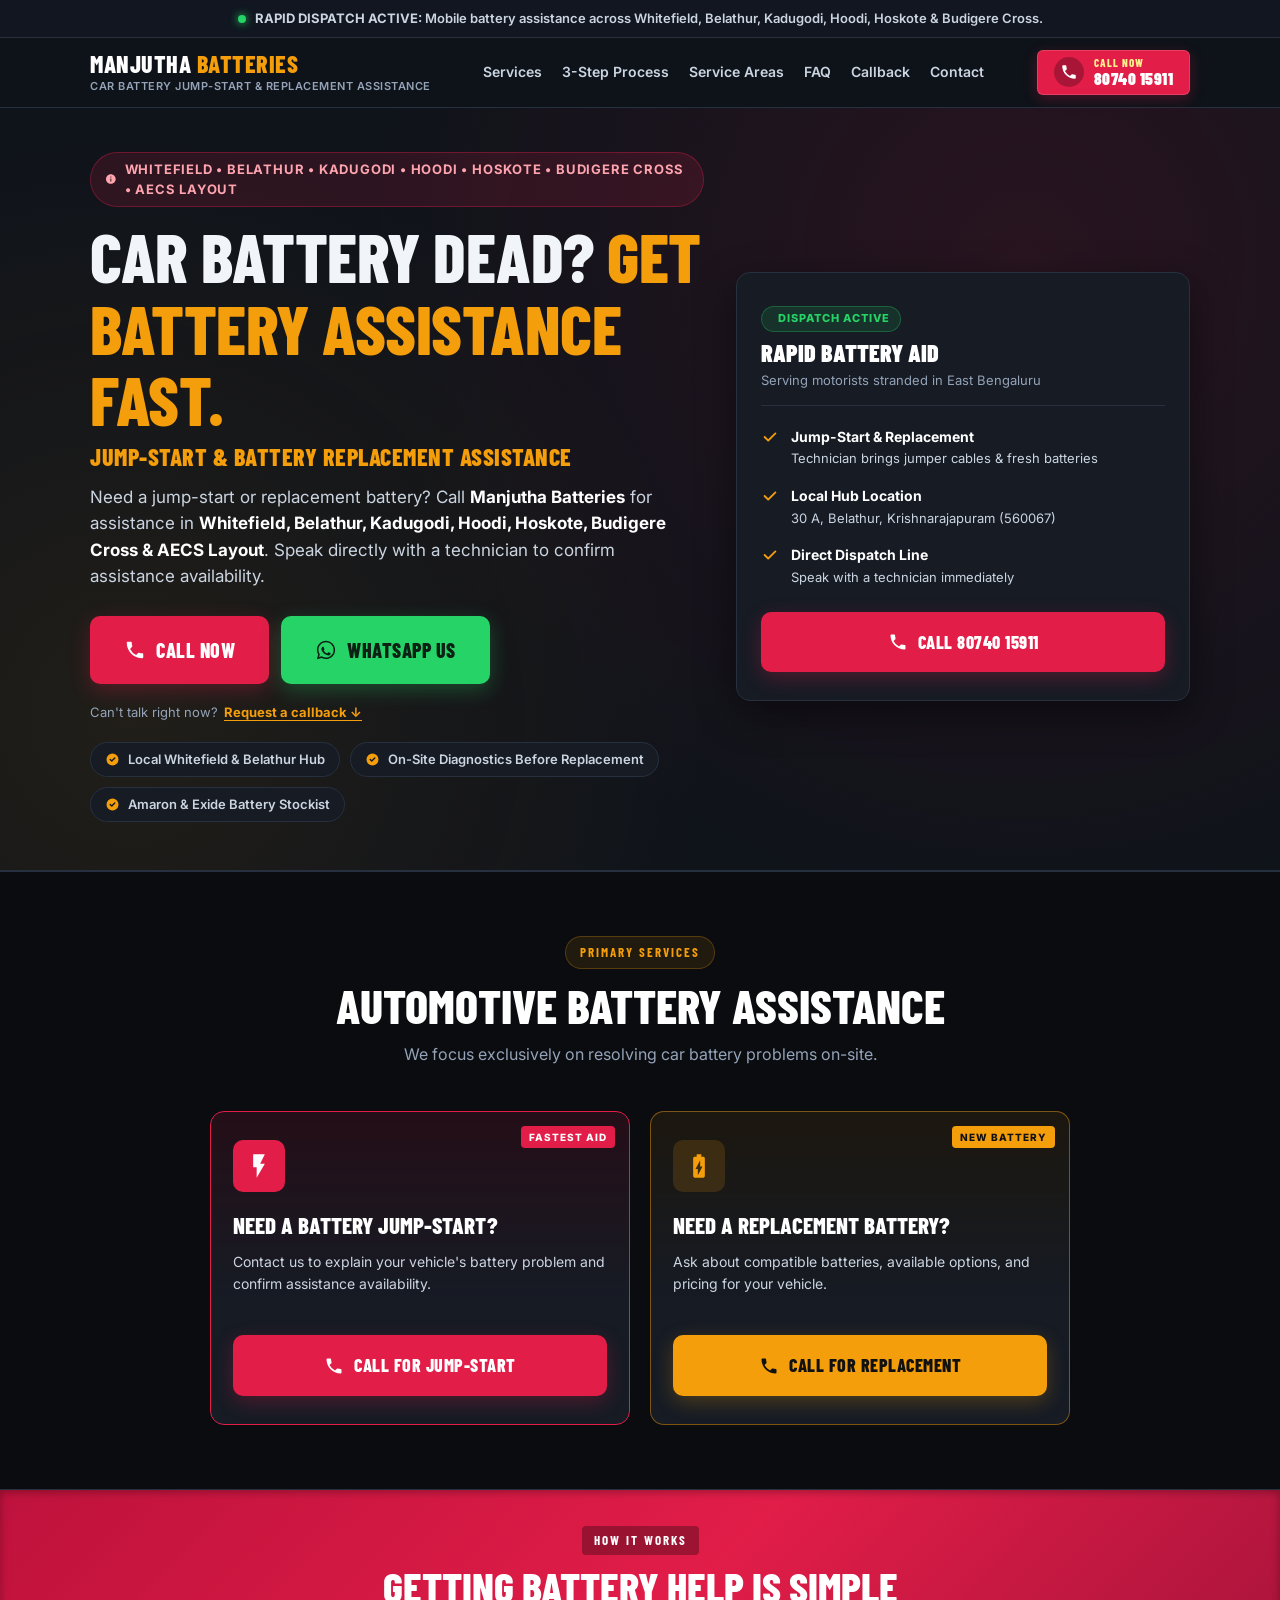
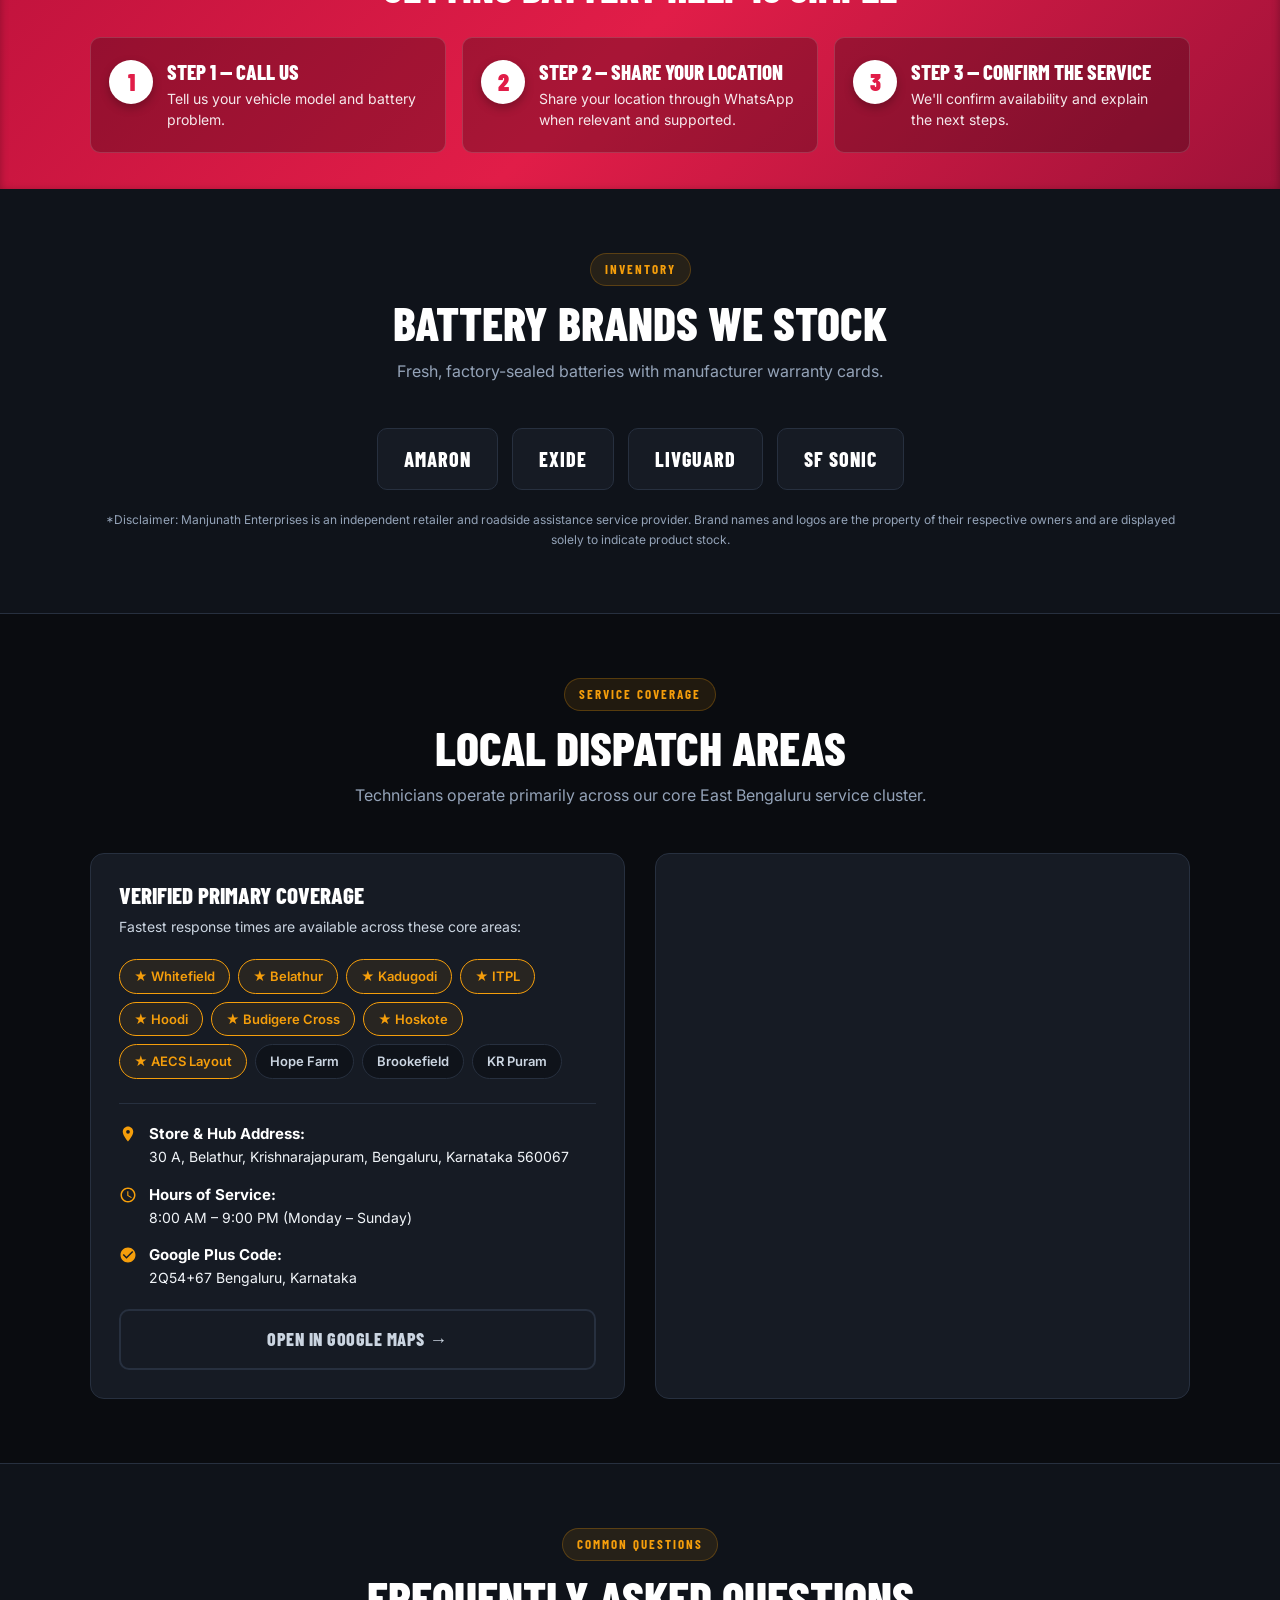
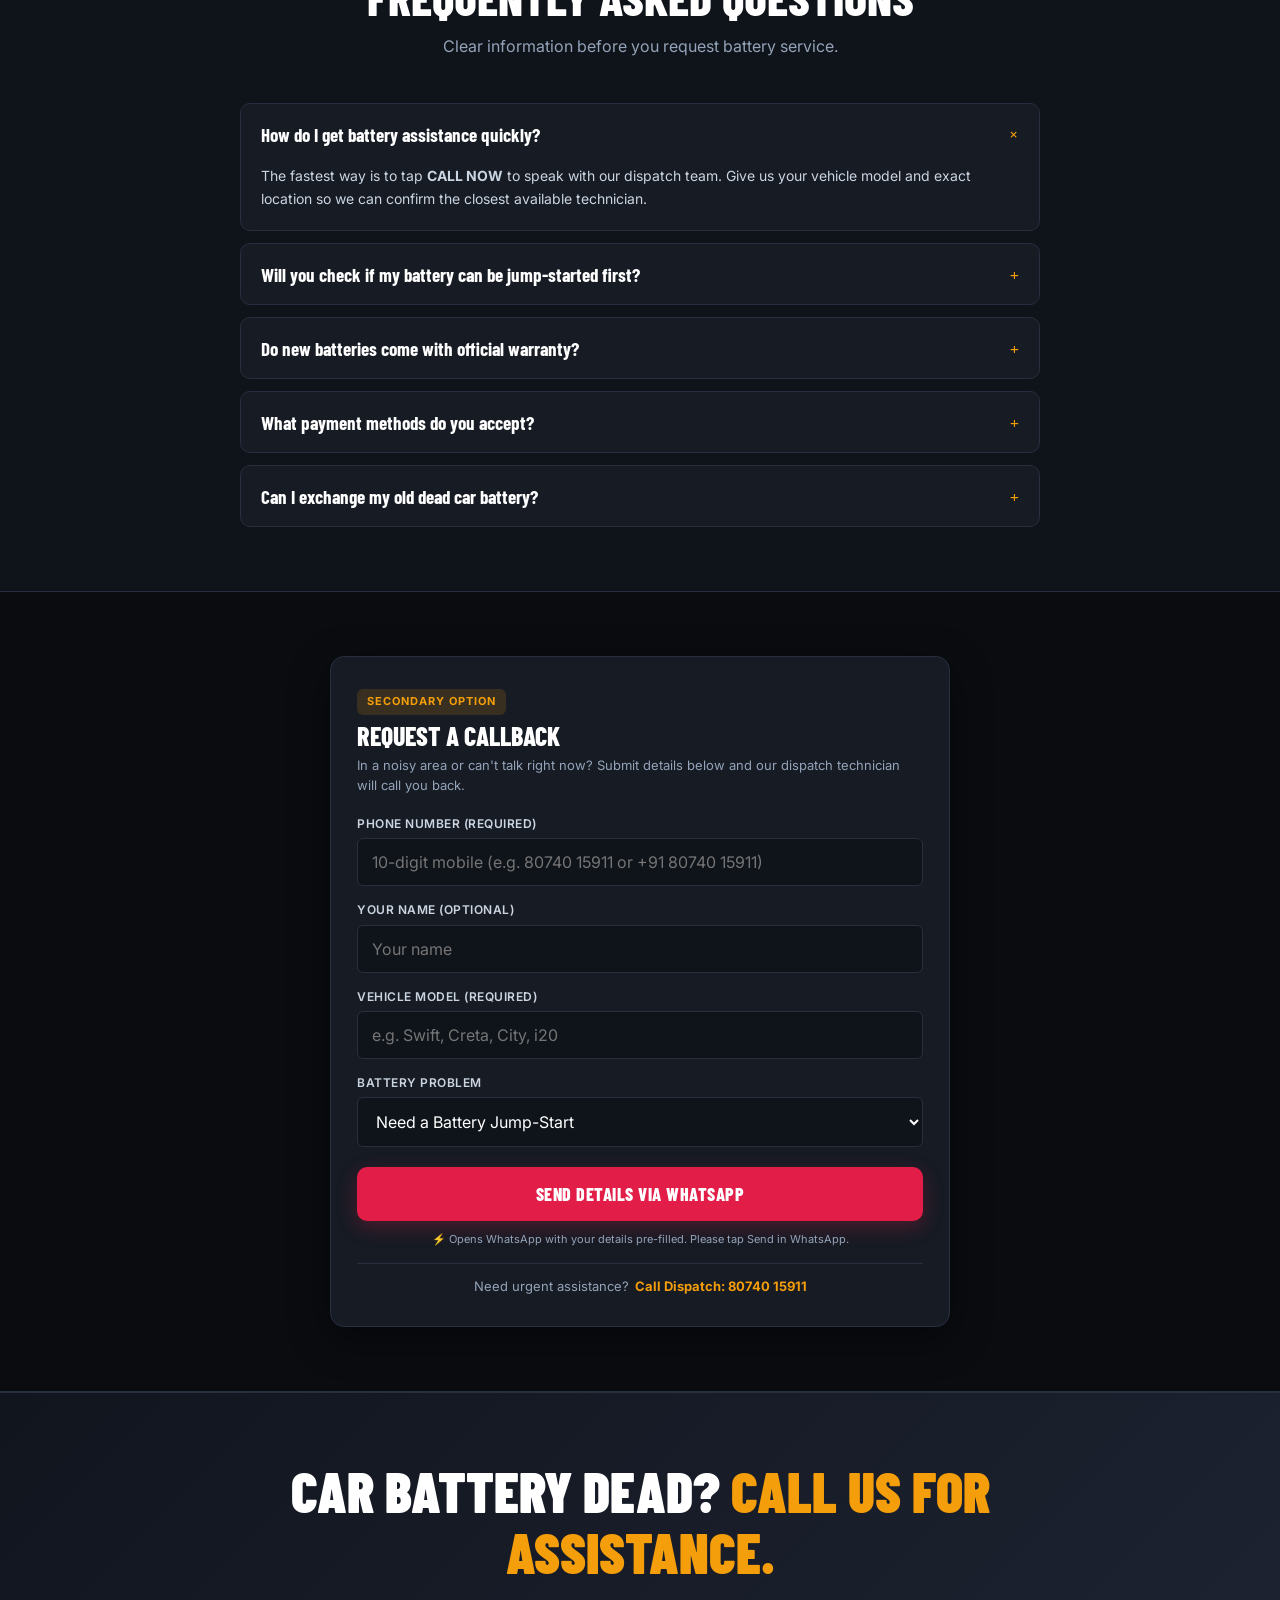
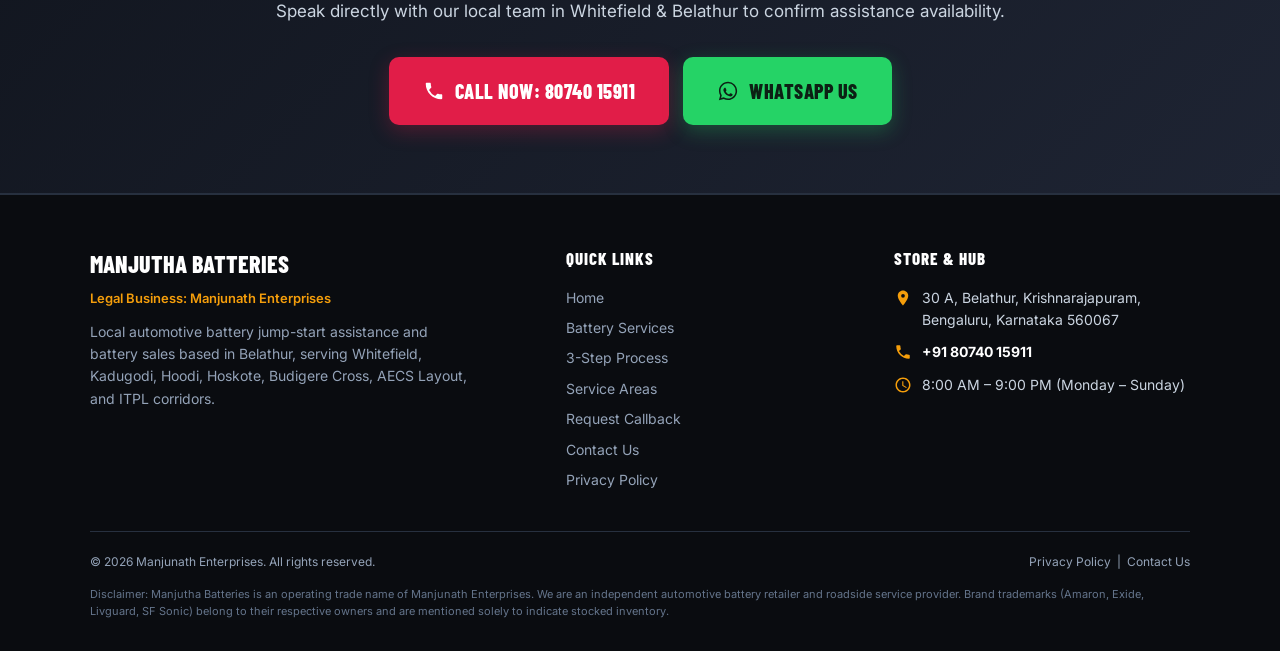
<file: index.html>
<!DOCTYPE html>
<html lang="en-IN">
<head>
  <!-- ==========================================================================
       MANJUTHA BATTERIES (MANJUNATH ENTERPRISES) — HIGH-CONVERSION GOOGLE ADS LANDING PAGE
       ==========================================================================
       CONFIGURED DETAILS:
       - OPERATING BRAND: Manjutha Batteries / JumpStart Experts
       - LEGAL ENTITY: Manjunath Enterprises
       - DIRECT DISPATCH PHONE: +91 80740 15911 (Display: 80740 15911)
       - WHATSAPP NUMBER: +91 80740 15911 (918074015911)
       - STORE LOCATION: 30 A, Belathur, Krishnarajapuram, Bengaluru, Karnataka 560067
       - PLUS CODE: 2Q54+67 Bengaluru, Karnataka
       - CORE SERVICE AREAS: Whitefield, Belathur, Kadugodi, Hoodi, Budigere Cross, Hoskote, AECS Layout, ITPL
       - PROPOSED PRODUCTION DOMAIN: https://manjunathabatteries.in/ (Pending domain registration)
       - CURRENT DEPLOYMENT: https://manjunathenterprises.vercel.app/
       - GTM ID: GTM-5W6HQ7G3 (Google Tag Manager Container)
       - HOURS: 8:00 AM – 9:00 PM (Monday – Sunday)
       ========================================================================== -->

  <!-- Google Tag Manager -->
  <script>
    window.dataLayer = window.dataLayer || [];
    (function(w,d,s,l,i){w[l]=w[l]||[];w[l].push({'gtm.start':
    new Date().getTime(),event:'gtm.js'});var f=d.getElementsByTagName(s)[0],
    j=d.createElement(s),dl=l!='dataLayer'?'&l='+l:'';j.async=true;j.src=
    'https://www.googletagmanager.com/gtm.js?id='+i+dl;f.parentNode.insertBefore(j,f);
    })(window,document,'script','dataLayer','GTM-5W6HQ7G3');
  </script>
  <!-- End Google Tag Manager -->

  <meta charset="UTF-8">
  <meta name="viewport" content="width=device-width, initial-scale=1.0, viewport-fit=cover">
  <title>Car Battery Dead? Jump-Start & Replacement Assistance | Manjutha Batteries</title>
  <meta name="description" content="Car battery dead? Get battery assistance fast. Need a jump-start or replacement battery? Call Manjutha Batteries for assistance in Whitefield, Belathur, Kadugodi, Hoodi, Hoskote, Budigere Cross & AECS Layout. Call 80740 15911.">
  <link rel="canonical" href="https://manjunathabatteries.in/">
  <meta name="theme-color" content="#0f131a">

  <!-- Open Graph / Meta -->
  <meta property="og:type" content="website">
  <meta property="og:title" content="Car Battery Dead? Get Battery Assistance Fast | Manjutha Batteries">
  <meta property="og:description" content="Need a jump-start or replacement battery? Call Manjutha Batteries for assistance in Whitefield, Belathur, Kadugodi, Hoodi, Hoskote, Budigere Cross & AECS Layout.">
  <meta property="og:url" content="https://manjunathabatteries.in/">
  <meta name="geo.region" content="IN-KA">
  <meta name="geo.placename" content="Belathur, Whitefield, Bengaluru">
  <meta name="geo.position" content="13.0051;77.7554">
  <meta name="ICBM" content="13.0051, 77.7554">

  <!-- Typography -->
  <link rel="preconnect" href="https://fonts.googleapis.com">
  <link rel="preconnect" href="https://fonts.gstatic.com" crossorigin>
  <link href="https://fonts.googleapis.com/css2?family=Barlow+Condensed:wght@700;800;900&family=Inter:wght@400;500;600;700&display=swap" rel="stylesheet">

  <!-- Stylesheet -->
  <link rel="stylesheet" href="css/styles.css">

  <!-- Schema.org JSON-LD LocalBusiness & AutoRepair -->
  <script type="application/ld+json">
  {
    "@context": "https://schema.org",
    "@type": "AutoRepair",
    "name": "Manjutha Batteries",
    "legalName": "Manjunath Enterprises",
    "alternateName": "JumpStart Experts",
    "url": "https://manjunathabatteries.in/",
    "telephone": "+918074015911",
    "priceRange": "₹₹",
    "description": "Emergency car battery jump-start and battery replacement service in Whitefield, Belathur, Kadugodi, Hoodi, Budigere Cross, Hoskote & AECS Layout.",
    "address": {
      "@type": "PostalAddress",
      "streetAddress": "30 A, Belathur, Krishnarajapuram",
      "addressLocality": "Bengaluru",
      "addressRegion": "Karnataka",
      "postalCode": "560067",
      "addressCountry": "IN"
    },
    "geo": {
      "@type": "GeoCoordinates",
      "latitude": 13.0051,
      "longitude": 77.7554
    },
    "openingHoursSpecification": [
      {
        "@type": "OpeningHoursSpecification",
        "dayOfWeek": ["Monday","Tuesday","Wednesday","Thursday","Friday","Saturday","Sunday"],
        "opens": "08:00",
        "closes": "21:00"
      }
    ],
    "areaServed": [
      { "@type": "Place", "name": "Whitefield" },
      { "@type": "Place", "name": "Belathur" },
      { "@type": "Place", "name": "Kadugodi" },
      { "@type": "Place", "name": "ITPL" },
      { "@type": "Place", "name": "Hoodi" },
      { "@type": "Place", "name": "Budigere Cross" },
      { "@type": "Place", "name": "Hoskote" },
      { "@type": "Place", "name": "AECS Layout" }
    ],
    "hasOfferCatalog": {
      "@type": "OfferCatalog",
      "name": "Automotive Battery Assistance",
      "itemListElement": [
        {
          "@type": "Offer",
          "itemOffered": {
            "@type": "Service",
            "name": "Vehicle Battery Jump-Start Assistance",
            "description": "On-site battery jump-start service for cars and passenger vehicles."
          }
        },
        {
          "@type": "Offer",
          "itemOffered": {
            "@type": "Service",
            "name": "Vehicle Battery Replacement Assistance",
            "description": "On-site battery replacement with genuine compatible battery options."
          }
        }
      ]
    }
  }
  </script>
</head>

<body>
  <!-- Google Tag Manager (noscript) -->
  <noscript>
    <iframe src="https://www.googletagmanager.com/ns.html?id=GTM-5W6HQ7G3"
      height="0" width="0" style="display:none;visibility:hidden" title="GTM"></iframe>
  </noscript>
  <!-- End Google Tag Manager (noscript) -->

  <!-- Top Announcement Bar -->
  <aside class="top-notice-bar" aria-label="Dispatch status">
    <div class="container">
      <span class="pulse-dot"></span>
      <strong>RAPID DISPATCH ACTIVE:</strong> Mobile battery assistance across Whitefield, Belathur, Kadugodi, Hoodi, Hoskote &amp; Budigere Cross.
    </div>
  </aside>

  <!-- Header -->
  <header class="site-header">
    <div class="container header-container">
      <a href="index.html" class="brand-wrapper" aria-label="Manjutha Batteries — Home">
        <span class="brand-title">MANJUTHA <span>BATTERIES</span></span>
        <span class="brand-subtitle">Car Battery Jump-Start &amp; Replacement Assistance</span>
      </a>

      <nav class="header-nav" aria-label="Main Navigation">
        <a href="#services" class="nav-link">Services</a>
        <a href="#process" class="nav-link">3-Step Process</a>
        <a href="#areas" class="nav-link">Service Areas</a>
        <a href="#faq" class="nav-link">FAQ</a>
        <a href="#callback" class="nav-link">Callback</a>
        <a href="contact-us.html" class="nav-link">Contact</a>
      </nav>

      <div class="header-actions">
        <a href="tel:+918074015911" 
           class="header-phone-btn" 
           data-track="call_click" 
           data-cta-location="header" 
           data-cta-type="phone" 
           aria-label="Call Now: 80740 15911">
          <div class="header-phone-icon-box" aria-hidden="true">
            <svg width="18" height="18" viewBox="0 0 24 24" fill="currentColor">
              <path d="M6.62 10.79a15.053 15.053 0 006.59 6.59l2.2-2.2c.27-.27.67-.36 1.02-.24 1.12.37 2.33.57 3.57.57.55 0 1 .45 1 1V20c0 .55-.45 1-1 1-9.39 0-17-7.61-17-17 0-.55.45-1 1-1h3.5c.55 0 1 .45 1 1 0 1.25.2 2.45.57 3.57.11.35.03.74-.25 1.02l-2.2 2.2z"/>
            </svg>
          </div>
          <div class="header-phone-content">
            <span class="header-phone-action">CALL NOW</span>
            <span class="header-phone-digits">80740 15911</span>
          </div>
        </a>
      </div>
    </div>
  </header>

  <main>
    <!-- 1. MOBILE HERO — HIGHEST CONVERSION PRIORITY -->
    <section class="hero-section" aria-labelledby="hero-heading">
      <div class="container">
        <div class="hero-grid">
          <div class="hero-content">
            <!-- Location Badge -->
            <div class="hero-pill">
              <svg width="14" height="14" viewBox="0 0 24 24" fill="currentColor" aria-hidden="true">
                <path d="M12 2C6.48 2 2 6.48 2 12s4.48 10 10 10 10-4.48 10-10S17.52 2 12 2zm1 15h-2v-6h2v6zm0-8h-2V7h2v2z"/>
              </svg>
              <span>Whitefield • Belathur • Kadugodi • Hoodi • Hoskote • Budigere Cross • AECS Layout</span>
            </div>

            <!-- Headline -->
            <h1 id="hero-heading" class="hero-title">
              Car Battery Dead? <span>Get Battery Assistance Fast.</span>
            </h1>

            <div class="hero-supporting-headline">
              Jump-Start &amp; Battery Replacement Assistance
            </div>

            <!-- Supporting text with verified service areas -->
            <p class="hero-value-prop">
              Need a jump-start or replacement battery? Call <strong>Manjutha Batteries</strong> for assistance in <strong>Whitefield, Belathur, Kadugodi, Hoodi, Hoskote, Budigere Cross &amp; AECS Layout</strong>. Speak directly with a technician to confirm assistance availability.
            </p>

            <!-- Conversion Action Row: Call Now as Primary, WhatsApp as Secondary -->
            <div class="hero-cta-group">
              <a href="tel:+918074015911" 
                 class="btn btn-lg btn-call" 
                 data-track="call_click" 
                 data-cta-location="hero_primary" 
                 data-cta-type="phone" 
                 aria-label="Call Now at 80740 15911">
                <svg width="22" height="22" viewBox="0 0 24 24" fill="currentColor" aria-hidden="true">
                  <path d="M6.62 10.79a15.053 15.053 0 006.59 6.59l2.2-2.2c.27-.27.67-.36 1.02-.24 1.12.37 2.33.57 3.57.57.55 0 1 .45 1 1V20c0 .55-.45 1-1 1-9.39 0-17-7.61-17-17 0-.55.45-1 1-1h3.5c.55 0 1 .45 1 1 0 1.25.2 2.45.57 3.57.11.35.03.74-.25 1.02l-2.2 2.2z"/>
                </svg>
                <span>CALL NOW</span>
              </a>

              <a href="https://wa.me/918074015911?text=Hi%20Manjutha%20Batteries%2C%20my%20car%20battery%20is%20dead.%20I%20am%20sharing%20my%20location%20for%20assistance." 
                 target="_blank" 
                 rel="noopener noreferrer" 
                 class="btn btn-lg btn-whatsapp" 
                 data-track="whatsapp_click" 
                 data-cta-location="hero_whatsapp" 
                 data-cta-type="whatsapp" 
                 aria-label="WhatsApp Us">
                <svg width="22" height="22" viewBox="0 0 24 24" fill="currentColor" aria-hidden="true">
                  <path d="M12.04 2c-5.46 0-9.91 4.45-9.91 9.91 0 1.75.46 3.45 1.32 4.95L2.05 22l5.25-1.38c1.45.79 3.08 1.21 4.74 1.21 5.46 0 9.91-4.45 9.91-9.91 0-2.65-1.03-5.14-2.9-7.01A9.816 9.816 0 0012.04 2m.01 1.67c2.2 0 4.26.86 5.82 2.42a8.225 8.225 0 012.41 5.83c0 4.54-3.7 8.24-8.24 8.24-1.48 0-2.93-.4-4.2-1.15l-.3-.18-3.12.82.83-3.04-.2-.31a8.196 8.196 0 01-1.26-4.38c0-4.54 3.7-8.24 8.24-8.24m4.52 11.59c-.25-.13-1.47-.72-1.7-.81-.23-.08-.39-.13-.56.13-.17.25-.64.81-.79.97-.14.17-.29.19-.54.06-.25-.13-1.05-.39-2-1.24-.74-.66-1.24-1.47-1.38-1.72-.15-.25-.02-.38.11-.51.11-.11.25-.29.37-.44.13-.15.17-.25.25-.42.08-.17.04-.31-.02-.44-.06-.13-.56-1.36-.77-1.86-.2-.49-.41-.42-.56-.43h-.48c-.16 0-.44.06-.66.31-.23.25-.87.85-.87 2.08s.89 2.41 1.01 2.58c.13.17 1.75 2.67 4.24 3.75.59.26 1.05.41 1.41.53.59.19 1.13.16 1.56.1.48-.07 1.47-.6 1.67-1.18.21-.58.21-1.07.15-1.18-.06-.11-.22-.17-.47-.3z"/>
                </svg>
                <span>WHATSAPP US</span>
              </a>
            </div>

            <!-- Sub-CTA callback jump link -->
            <div class="hero-sub-cta">
              <span>Can't talk right now?</span>
              <a href="#callback" class="hero-callback-link">Request a callback &darr;</a>
            </div>

            <!-- Factual Trust Indicators -->
            <div class="hero-trust-badges">
              <div class="trust-badge-item">
                <svg viewBox="0 0 20 20" fill="currentColor"><path fill-rule="evenodd" d="M10 18a8 8 0 100-16 8 8 0 000 16zm3.707-9.293a1 1 0 00-1.414-1.414L9 10.586 7.707 9.293a1 1 0 00-1.414 1.414l2 2a1 1 0 001.414 0l4-4z" clip-rule="evenodd"/></svg>
                <span>Local Whitefield &amp; Belathur Hub</span>
              </div>
              <div class="trust-badge-item">
                <svg viewBox="0 0 20 20" fill="currentColor"><path fill-rule="evenodd" d="M10 18a8 8 0 100-16 8 8 0 000 16zm3.707-9.293a1 1 0 00-1.414-1.414L9 10.586 7.707 9.293a1 1 0 00-1.414 1.414l2 2a1 1 0 001.414 0l4-4z" clip-rule="evenodd"/></svg>
                <span>On-Site Diagnostics Before Replacement</span>
              </div>
              <div class="trust-badge-item">
                <svg viewBox="0 0 20 20" fill="currentColor"><path fill-rule="evenodd" d="M10 18a8 8 0 100-16 8 8 0 000 16zm3.707-9.293a1 1 0 00-1.414-1.414L9 10.586 7.707 9.293a1 1 0 00-1.414 1.414l2 2a1 1 0 001.414 0l4-4z" clip-rule="evenodd"/></svg>
                <span>Amaron &amp; Exide Battery Stockist</span>
              </div>
            </div>
          </div>

          <!-- Hero Right Column: Fast Dispatch Hub Card (Desktop/Tablet) -->
          <div class="hero-dispatch-col">
            <div class="hero-dispatch-card">
              <div class="dispatch-card-header">
                <span class="dispatch-live-badge"><span class="pulse-dot"></span> DISPATCH ACTIVE</span>
                <h3 class="dispatch-card-title">RAPID BATTERY AID</h3>
                <p class="dispatch-card-subtitle">Serving motorists stranded in East Bengaluru</p>
              </div>

              <ul class="dispatch-checklist">
                <li>
                  <svg viewBox="0 0 20 20" fill="currentColor"><path fill-rule="evenodd" d="M16.707 5.293a1 1 0 010 1.414l-8 8a1 1 0 01-1.414 0l-4-4a1 1 0 011.414-1.414L8 12.586l7.293-7.293a1 1 0 011.414 0z" clip-rule="evenodd"/></svg>
                  <div>
                    <strong>Jump-Start &amp; Replacement</strong>
                    <span>Technician brings jumper cables &amp; fresh batteries</span>
                  </div>
                </li>
                <li>
                  <svg viewBox="0 0 20 20" fill="currentColor"><path fill-rule="evenodd" d="M16.707 5.293a1 1 0 010 1.414l-8 8a1 1 0 01-1.414 0l-4-4a1 1 0 011.414-1.414L8 12.586l7.293-7.293a1 1 0 011.414 0z" clip-rule="evenodd"/></svg>
                  <div>
                    <strong>Local Hub Location</strong>
                    <span>30 A, Belathur, Krishnarajapuram (560067)</span>
                  </div>
                </li>
                <li>
                  <svg viewBox="0 0 20 20" fill="currentColor"><path fill-rule="evenodd" d="M16.707 5.293a1 1 0 010 1.414l-8 8a1 1 0 01-1.414 0l-4-4a1 1 0 011.414-1.414L8 12.586l7.293-7.293a1 1 0 011.414 0z" clip-rule="evenodd"/></svg>
                  <div>
                    <strong>Direct Dispatch Line</strong>
                    <span>Speak with a technician immediately</span>
                  </div>
                </li>
              </ul>

              <div class="dispatch-card-action">
                <a href="tel:+918074015911" class="btn btn-call" style="width: 100%;" data-track="call_click" data-cta-location="hero_dispatch_card" data-cta-type="phone">
                  <svg width="20" height="20" viewBox="0 0 24 24" fill="currentColor" aria-hidden="true">
                    <path d="M6.62 10.79a15.053 15.053 0 006.59 6.59l2.2-2.2c.27-.27.67-.36 1.02-.24 1.12.37 2.33.57 3.57.57.55 0 1 .45 1 1V20c0 .55-.45 1-1 1-9.39 0-17-7.61-17-17 0-.55.45-1 1-1h3.5c.55 0 1 .45 1 1 0 1.25.2 2.45.57 3.57.11.35.03.74-.25 1.02l-2.2 2.2z"/>
                  </svg>
                  <span>CALL 80740 15911</span>
                </a>
              </div>
            </div>
          </div>
        </div>
      </div>
    </section>

    <!-- 2. TWO CORE SERVICE SECTIONS (Brought immediately below Hero) -->
    <section id="services" class="section section-dark" aria-labelledby="services-heading">
      <div class="container">
        <div class="section-header">
          <span class="section-pill">Primary Services</span>
          <h2 id="services-heading" class="section-title">AUTOMOTIVE BATTERY ASSISTANCE</h2>
          <p class="section-subtitle">We focus exclusively on resolving car battery problems on-site.</p>
        </div>

        <!-- 2 Focused Primary Cards -->
        <div class="services-grid">
          
          <!-- Service A: Battery Jump-Start -->
          <article class="service-card primary-service">
            <span class="service-badge">FASTEST AID</span>
            <div class="service-icon-box" aria-hidden="true">
              <svg width="28" height="28" viewBox="0 0 24 24" fill="currentColor">
                <path d="M7 2v11h3v9l7-12h-4l4-8z"/>
              </svg>
            </div>
            <h3 class="service-title">Need a Battery Jump-Start?</h3>
            <p class="service-text">
              Contact us to explain your vehicle's battery problem and confirm assistance availability.
            </p>
            <div class="service-card-cta">
              <a href="tel:+918074015911" 
                 class="btn btn-call" 
                 style="width: 100%;" 
                 data-track="call_click" 
                 data-cta-location="service_a_jumpstart" 
                 data-cta-type="phone">
                <svg width="20" height="20" viewBox="0 0 24 24" fill="currentColor" aria-hidden="true">
                  <path d="M6.62 10.79a15.053 15.053 0 006.59 6.59l2.2-2.2c.27-.27.67-.36 1.02-.24 1.12.37 2.33.57 3.57.57.55 0 1 .45 1 1V20c0 .55-.45 1-1 1-9.39 0-17-7.61-17-17 0-.55.45-1 1-1h3.5c.55 0 1 .45 1 1 0 1.25.2 2.45.57 3.57.11.35.03.74-.25 1.02l-2.2 2.2z"/>
                </svg>
                <span>CALL FOR JUMP-START</span>
              </a>
            </div>
          </article>

          <!-- Service B: Battery Replacement -->
          <article class="service-card replacement-service">
            <span class="service-badge service-badge-amber">NEW BATTERY</span>
            <div class="service-icon-box service-icon-box-amber" aria-hidden="true">
              <svg width="28" height="28" viewBox="0 0 24 24" fill="currentColor">
                <path d="M15.67 4H14V2h-4v2H8.33C7.6 4 7 4.6 7 5.33v15.33C7 21.4 7.6 22 8.33 22h7.33c.74 0 1.34-.6 1.34-1.33V5.33C17 4.6 16.4 4 15.67 4zM11 20v-5.5H9L13 7v5.5h2L11 20z"/>
              </svg>
            </div>
            <h3 class="service-title">Need a Replacement Battery?</h3>
            <p class="service-text">
              Ask about compatible batteries, available options, and pricing for your vehicle.
            </p>
            <div class="service-card-cta">
              <a href="tel:+918074015911" 
                 class="btn btn-amber" 
                 style="width: 100%;" 
                 data-track="call_click" 
                 data-cta-location="service_b_replacement" 
                 data-cta-type="phone">
                <svg width="20" height="20" viewBox="0 0 24 24" fill="currentColor" aria-hidden="true">
                  <path d="M6.62 10.79a15.053 15.053 0 006.59 6.59l2.2-2.2c.27-.27.67-.36 1.02-.24 1.12.37 2.33.57 3.57.57.55 0 1 .45 1 1V20c0 .55-.45 1-1 1-9.39 0-17-7.61-17-17 0-.55.45-1 1-1h3.5c.55 0 1 .45 1 1 0 1.25.2 2.45.57 3.57.11.35.03.74-.25 1.02l-2.2 2.2z"/>
                </svg>
                <span>CALL FOR REPLACEMENT</span>
              </a>
            </div>
          </article>

        </div>
      </div>
    </section>

    <!-- 3. THREE-STEP PROCESS (Section 8 Implementation) -->
    <section id="process" class="emergency-strip" aria-labelledby="process-heading">
      <div class="container">
        <div class="emergency-header">
          <span class="emergency-tag">HOW IT WORKS</span>
          <h2 id="process-heading" class="emergency-title">GETTING BATTERY HELP IS SIMPLE</h2>
        </div>

        <div class="emergency-steps-grid">
          <div class="step-card">
            <div class="step-icon-number">1</div>
            <div class="step-content">
              <h3>STEP 1 — CALL US</h3>
              <p>Tell us your vehicle model and battery problem.</p>
            </div>
          </div>

          <div class="step-card">
            <div class="step-icon-number">2</div>
            <div class="step-content">
              <h3>STEP 2 — SHARE YOUR LOCATION</h3>
              <p>Share your location through WhatsApp when relevant and supported.</p>
            </div>
          </div>

          <div class="step-card">
            <div class="step-icon-number">3</div>
            <div class="step-content">
              <h3>STEP 3 — CONFIRM THE SERVICE</h3>
              <p>We'll confirm availability and explain the next steps.</p>
            </div>
          </div>
        </div>
      </div>
    </section>

    <!-- 4. BRANDS STOCKED (Factual & Independent Disclosure) -->
    <section class="section" aria-labelledby="brands-heading">
      <div class="container">
        <div class="section-header">
          <span class="section-pill">Inventory</span>
          <h2 id="brands-heading" class="section-title">BATTERY BRANDS WE STOCK</h2>
          <p class="section-subtitle">Fresh, factory-sealed batteries with manufacturer warranty cards.</p>
        </div>

        <div class="brands-row">
          <div class="brand-pill-card">AMARON</div>
          <div class="brand-pill-card">EXIDE</div>
          <div class="brand-pill-card">LIVGUARD</div>
          <div class="brand-pill-card">SF SONIC</div>
        </div>

        <p class="brand-disclaimer">
          *Disclaimer: Manjunath Enterprises is an independent retailer and roadside assistance service provider. Brand names and logos are the property of their respective owners and are displayed solely to indicate product stock.
        </p>
      </div>
    </section>

    <!-- 5. VERIFIED SERVICE AREAS & LOCATION MAP (Section 2 & 9) -->
    <section id="areas" class="section section-dark" aria-labelledby="areas-heading">
      <div class="container">
        <div class="section-header">
          <span class="section-pill">Service Coverage</span>
          <h2 id="areas-heading" class="section-title">LOCAL DISPATCH AREAS</h2>
          <p class="section-subtitle">Technicians operate primarily across our core East Bengaluru service cluster.</p>
        </div>

        <div class="areas-map-grid">
          <div class="areas-info-card">
            <h3 class="service-title" style="margin-bottom: 8px;">VERIFIED PRIMARY COVERAGE</h3>
            <p class="service-text">Fastest response times are available across these core areas:</p>

            <div class="areas-chips-container">
              <span class="area-chip area-chip-core">★ Whitefield</span>
              <span class="area-chip area-chip-core">★ Belathur</span>
              <span class="area-chip area-chip-core">★ Kadugodi</span>
              <span class="area-chip area-chip-core">★ ITPL</span>
              <span class="area-chip area-chip-core">★ Hoodi</span>
              <span class="area-chip area-chip-core">★ Budigere Cross</span>
              <span class="area-chip area-chip-core">★ Hoskote</span>
              <span class="area-chip area-chip-core">★ AECS Layout</span>
              <span class="area-chip">Hope Farm</span>
              <span class="area-chip">Brookefield</span>
              <span class="area-chip">KR Puram</span>
            </div>

            <ul class="location-details-list">
              <li class="location-item">
                <svg viewBox="0 0 24 24" fill="currentColor" aria-hidden="true"><path d="M12 2C8.13 2 5 5.13 5 9c0 5.25 7 13 7 13s7-7.75 7-13c0-3.87-3.13-7-7-7zm0 9.5a2.5 2.5 0 010-5 2.5 2.5 0 010 5z"/></svg>
                <div>
                  <strong>Store &amp; Hub Address:</strong>
                  30 A, Belathur, Krishnarajapuram, Bengaluru, Karnataka 560067
                </div>
              </li>
              <li class="location-item">
                <svg viewBox="0 0 24 24" fill="currentColor" aria-hidden="true"><path d="M11.99 2C6.47 2 2 6.48 2 12s4.47 10 9.99 10C17.52 22 22 17.52 22 12S17.52 2 11.99 2zM12 20c-4.42 0-8-3.58-8-8s3.58-8 8-8 8 3.58 8 8-3.58 8-8 8zm.5-13H11v6l5.25 3.15.75-1.23-4.5-2.67z"/></svg>
                <div>
                  <strong>Hours of Service:</strong>
                  8:00 AM – 9:00 PM (Monday – Sunday)
                </div>
              </li>
              <li class="location-item">
                <svg viewBox="0 0 24 24" fill="currentColor" aria-hidden="true"><path d="M12 2C6.48 2 2 6.48 2 12s4.48 10 10 10 10-4.48 10-10S17.52 2 12 2zm-2 15l-5-5 1.41-1.41L10 14.17l7.59-7.59L19 8l-9 9z"/></svg>
                <div>
                  <strong>Google Plus Code:</strong>
                  2Q54+67 Bengaluru, Karnataka
                </div>
              </li>
            </ul>

            <div style="margin-top: 20px;">
              <a href="https://maps.google.com/?q=2Q54%2B67+Bengaluru,+Karnataka" target="_blank" rel="noopener noreferrer" class="btn btn-outline" style="width: 100%;">
                OPEN IN GOOGLE MAPS &rarr;
              </a>
            </div>
          </div>

          <div class="map-container">
            <!-- Google Maps Embed for 30 A Belathur, Krishnarajapuram 560067 -->
            <iframe 
              src="https://maps.google.com/maps?q=30%20A,%20Belathur,%20Krishnarajapuram,%20Bengaluru,%20Karnataka%20560067&t=&z=14&ie=UTF8&iwloc=&output=embed"
              title="Manjutha Batteries Hub Location"
              loading="lazy"
              referrerpolicy="no-referrer-when-downgrade"
              allowfullscreen>
            </iframe>
          </div>
        </div>
      </div>
    </section>

    <!-- 6. FREQUENTLY ASKED QUESTIONS (FAQ) -->
    <section id="faq" class="section" aria-labelledby="faq-heading">
      <div class="container">
        <div class="section-header">
          <span class="section-pill">Common Questions</span>
          <h2 id="faq-heading" class="section-title">FREQUENTLY ASKED QUESTIONS</h2>
          <p class="section-subtitle">Clear information before you request battery service.</p>
        </div>

        <div class="faq-list">
          <div class="faq-item active">
            <button class="faq-question" aria-expanded="true">
              <span>How do I get battery assistance quickly?</span>
              <span class="faq-icon" aria-hidden="true">+</span>
            </button>
            <div class="faq-answer">
              The fastest way is to tap <strong>CALL NOW</strong> to speak with our dispatch team. Give us your vehicle model and exact location so we can confirm the closest available technician.
            </div>
          </div>

          <div class="faq-item">
            <button class="faq-question" aria-expanded="false">
              <span>Will you check if my battery can be jump-started first?</span>
              <span class="faq-icon" aria-hidden="true">+</span>
            </button>
            <div class="faq-answer">
              Yes. When the technician arrives, they test battery voltage and cranking condition before recommending any replacement. If a jump-start is sufficient to get you moving, we proceed with that.
            </div>
          </div>

          <div class="faq-item">
            <button class="faq-question" aria-expanded="false">
              <span>Do new batteries come with official warranty?</span>
              <span class="faq-icon" aria-hidden="true">+</span>
            </button>
            <div class="faq-answer">
              Yes. Replacement batteries from Amaron and Exide are factory-sealed and come with standard manufacturer warranty cards.
            </div>
          </div>

          <div class="faq-item">
            <button class="faq-question" aria-expanded="false">
              <span>What payment methods do you accept?</span>
              <span class="faq-icon" aria-hidden="true">+</span>
            </button>
            <div class="faq-answer">
              Payment is accepted on-site after service is delivered. You can pay via UPI (Google Pay, PhonePe, Paytm), Cash, or Card.
            </div>
          </div>

          <div class="faq-item">
            <button class="faq-question" aria-expanded="false">
              <span>Can I exchange my old dead car battery?</span>
              <span class="faq-icon" aria-hidden="true">+</span>
            </button>
            <div class="faq-answer">
              Yes, we offer an exchange rebate for your old automotive battery when installing a replacement battery, deducted directly from your invoice.
            </div>
          </div>
        </div>
      </div>
    </section>

    <!-- 7. SECONDARY CONVERSION: QUICK CALLBACK FORM (Cleanly separated from Hero) -->
    <section id="callback" class="section section-dark" aria-labelledby="callback-heading">
      <div class="container">
        <div class="callback-section-wrapper">
          <div class="lead-form-card">
            <div class="form-header">
              <span class="form-badge">Secondary Option</span>
              <h2 id="callback-heading" class="form-title">REQUEST A CALLBACK</h2>
              <p class="form-desc">In a noisy area or can't talk right now? Submit details below and our dispatch technician will call you back.</p>
            </div>

            <form name="callback-request" method="POST" action="/api/callback" data-netlify="true" netlify-honeypot="bot-field" class="emergency-lead-form" novalidate>
              <input type="hidden" name="form-name" value="callback-request">
              <p class="sr-only">
                <label>Anti-bot honeypot: <input name="bot-field" tabindex="-1" autocomplete="off"></label>
              </p>

              <div class="form-group">
                <label for="form-phone" class="form-label">Phone Number (Required)</label>
                <input type="tel" 
                       id="form-phone" 
                       name="phone" 
                       class="form-input" 
                       placeholder="10-digit mobile (e.g. 80740 15911 or +91 80740 15911)" 
                       inputmode="tel" 
                       autocomplete="tel" 
                       required>
              </div>

              <div class="form-group">
                <label for="form-name" class="form-label">Your Name (Optional)</label>
                <input type="text" 
                       id="form-name" 
                       name="name" 
                       class="form-input" 
                       placeholder="Your name" 
                       autocomplete="name" 
                       autocapitalize="words">
              </div>

              <div class="form-group">
                <label for="form-car" class="form-label">Vehicle Model (Required)</label>
                <input type="text" 
                       id="form-car" 
                       name="car_model" 
                       class="form-input" 
                       placeholder="e.g. Swift, Creta, City, i20" 
                       autocomplete="off" 
                       autocapitalize="words" 
                       required>
              </div>

              <div class="form-group">
                <label for="form-service" class="form-label">Battery Problem</label>
                <select id="form-service" name="service" class="form-select" required>
                  <option value="Battery Jump-Start" selected>Need a Battery Jump-Start</option>
                  <option value="Battery Replacement">Need a Replacement Battery</option>
                  <option value="Battery Diagnostics">Battery Health &amp; Alternator Check</option>
                </select>
              </div>

              <button type="submit" class="btn btn-call form-submit-btn" data-track="form_submit" data-cta-location="callback_form">
                SEND DETAILS VIA WHATSAPP
              </button>

              <p class="form-note">⚡ Opens WhatsApp with your details pre-filled. Please tap Send in WhatsApp.</p>

              <!-- Immediate Call Fallback Prompt -->
              <div class="form-direct-call-prompt">
                <span>Need urgent assistance?</span>
                <a href="tel:+918074015911" class="form-direct-call-link" data-track="call_click" data-cta-location="form_direct_prompt" data-cta-type="phone">
                  Call Dispatch: 80740 15911
                </a>
              </div>
            </form>

            <!-- WhatsApp Handoff State -->
            <div class="form-whatsapp-alert" role="status" style="display: none;">
              <div class="whatsapp-alert-header">
                <svg width="24" height="24" viewBox="0 0 24 24" fill="currentColor" aria-hidden="true"><path d="M12.04 2c-5.46 0-9.91 4.45-9.91 9.91 0 1.75.46 3.45 1.32 4.95L2.05 22l5.25-1.38c1.45.79 3.08 1.21 4.74 1.21 5.46 0 9.91-4.45 9.91-9.91 0-2.65-1.03-5.14-2.9-7.01A9.816 9.816 0 0012.04 2m.01 1.67c2.2 0 4.26.86 5.82 2.42a8.225 8.225 0 012.41 5.83c0 4.54-3.7 8.24-8.24 8.24-1.48 0-2.93-.4-4.2-1.15l-.3-.18-3.12.82.83-3.04-.2-.31a8.196 8.196 0 01-1.26-4.38c0-4.54 3.7-8.24 8.24-8.24m4.52 11.59c-.25-.13-1.47-.72-1.7-.81-.23-.08-.39-.13-.56.13-.17.25-.64.81-.79.97-.14.17-.29.19-.54.06-.25-.13-1.05-.39-2-1.24-.74-.66-1.24-1.47-1.38-1.72-.15-.25-.02-.38.11-.51.11-.11.25-.29.37-.44.13-.15.17-.25.25-.42.08-.17.04-.31-.02-.44-.06-.13-.56-1.36-.77-1.86-.2-.49-.41-.42-.56-.43h-.48c-.16 0-.44.06-.66.31-.23.25-.87.85-.87 2.08s.89 2.41 1.01 2.58c.13.17 1.75 2.67 4.24 3.75.59.26 1.05.41 1.41.53.59.19 1.13.16 1.56.1.48-.07 1.47-.6 1.67-1.18.21-.58.21-1.07.15-1.18-.06-.11-.22-.17-.47-.3z"/></svg>
                <h4>CONNECTING TO WHATSAPP...</h4>
              </div>
              <p>Your details have been pre-filled. <strong>Please tap "Send" in WhatsApp</strong> to deliver your message to Manjutha Batteries.</p>
              <div class="whatsapp-alert-actions">
                <a href="#" target="_blank" rel="noopener noreferrer" class="btn btn-wa wa-direct-link" style="width: 100%; margin-bottom: 8px;">
                  TAP HERE IF WHATSAPP DIDN'T OPEN
                </a>
                <a href="tel:+918074015911" class="btn btn-call" data-track="call_click" data-cta-location="wa_alert_call_fallback" data-cta-type="phone" style="width: 100%;">
                  OR CALL NOW: 80740 15911
                </a>
              </div>
            </div>

            <!-- Inline Success State -->
            <div class="form-success-alert" role="alert">
              <h4>REQUEST RECEIVED!</h4>
              <p>We have received your callback request. A technician will contact your number shortly.</p>
            </div>

            <!-- Inline Error State (Honest failure state with Call Now alternative) -->
            <div class="form-error-alert" role="alert">
              <h4>COULD NOT DISPATCH ONLINE</h4>
              <p class="error-text">We could not process your online request. Please call our technician directly for instant assistance.</p>
              <a href="tel:+918074015911" class="btn btn-call" data-track="call_click" data-cta-location="form_error_alternative" data-cta-type="phone" style="width: 100%;">
                CALL NOW: 80740 15911
              </a>
            </div>
          </div>
        </div>
      </div>
    </section>

    <!-- 8. FINAL CONVERSION CTA -->
    <section class="final-cta-section" aria-labelledby="final-cta-heading">
      <div class="container">
        <div class="final-cta-box">
          <h2 id="final-cta-heading" class="final-cta-title">
            CAR BATTERY DEAD? <span>CALL US FOR ASSISTANCE.</span>
          </h2>
          <p class="final-cta-desc">
            Speak directly with our local team in Whitefield &amp; Belathur to confirm assistance availability.
          </p>
          <div class="final-cta-buttons">
            <a href="tel:+918074015911" 
               class="btn btn-lg btn-call" 
               data-track="call_click" 
               data-cta-location="bottom_final_cta" 
               data-cta-type="phone">
              <svg width="22" height="22" viewBox="0 0 24 24" fill="currentColor" aria-hidden="true">
                <path d="M6.62 10.79a15.053 15.053 0 006.59 6.59l2.2-2.2c.27-.27.67-.36 1.02-.24 1.12.37 2.33.57 3.57.57.55 0 1 .45 1 1V20c0 .55-.45 1-1 1-9.39 0-17-7.61-17-17 0-.55.45-1 1-1h3.5c.55 0 1 .45 1 1 0 1.25.2 2.45.57 3.57.11.35.03.74-.25 1.02l-2.2 2.2z"/>
              </svg>
              <span>CALL NOW: 80740 15911</span>
            </a>

            <a href="https://wa.me/918074015911?text=Hi%20Manjutha%20Batteries%2C%20my%20car%20battery%20is%20dead.%20Please%20confirm%20assistance%20availability." 
               target="_blank" 
               rel="noopener noreferrer" 
               class="btn btn-lg btn-whatsapp" 
               data-track="whatsapp_click" 
               data-cta-location="bottom_final_whatsapp" 
               data-cta-type="whatsapp">
              <svg width="22" height="22" viewBox="0 0 24 24" fill="currentColor" aria-hidden="true">
                <path d="M12.04 2c-5.46 0-9.91 4.45-9.91 9.91 0 1.75.46 3.45 1.32 4.95L2.05 22l5.25-1.38c1.45.79 3.08 1.21 4.74 1.21 5.46 0 9.91-4.45 9.91-9.91 0-2.65-1.03-5.14-2.9-7.01A9.816 9.816 0 0012.04 2m.01 1.67c2.2 0 4.26.86 5.82 2.42a8.225 8.225 0 012.41 5.83c0 4.54-3.7 8.24-8.24 8.24-1.48 0-2.93-.4-4.2-1.15l-.3-.18-3.12.82.83-3.04-.2-.31a8.196 8.196 0 01-1.26-4.38c0-4.54 3.7-8.24 8.24-8.24m4.52 11.59c-.25-.13-1.47-.72-1.7-.81-.23-.08-.39-.13-.56.13-.17.25-.64.81-.79.97-.14.17-.29.19-.54.06-.25-.13-1.05-.39-2-1.24-.74-.66-1.24-1.47-1.38-1.72-.15-.25-.02-.38.11-.51.11-.11.25-.29.37-.44.13-.15.17-.25.25-.42.08-.17.04-.31-.02-.44-.06-.13-.56-1.36-.77-1.86-.2-.49-.41-.42-.56-.43h-.48c-.16 0-.44.06-.66.31-.23.25-.87.85-.87 2.08s.89 2.41 1.01 2.58c.13.17 1.75 2.67 4.24 3.75.59.26 1.05.41 1.41.53.59.19 1.13.16 1.56.1.48-.07 1.47-.6 1.67-1.18.21-.58.21-1.07.15-1.18-.06-.11-.22-.17-.47-.3z"/>
              </svg>
              <span>WHATSAPP US</span>
            </a>
          </div>
        </div>
      </div>
    </section>
  </main>

  <!-- 8. FOOTER -->
  <footer class="site-footer">
    <div class="container">
      <div class="footer-grid">
        <div>
          <div class="footer-brand-title">MANJUTHA BATTERIES</div>
          <div class="footer-legal-tag">Legal Business: Manjunath Enterprises</div>
          <p class="footer-about">
            Local automotive battery jump-start assistance and battery sales based in Belathur, serving Whitefield, Kadugodi, Hoodi, Hoskote, Budigere Cross, AECS Layout, and ITPL corridors.
          </p>
        </div>

        <div>
          <div class="footer-heading">Quick Links</div>
          <ul class="footer-links-list">
            <li><a href="index.html">Home</a></li>
            <li><a href="#services">Battery Services</a></li>
            <li><a href="#process">3-Step Process</a></li>
            <li><a href="#areas">Service Areas</a></li>
            <li><a href="#callback">Request Callback</a></li>
            <li><a href="contact-us.html">Contact Us</a></li>
            <li><a href="privacy-policy.html">Privacy Policy</a></li>
          </ul>
        </div>

        <div>
          <div class="footer-heading">Store & Hub</div>
          <div class="footer-contact-item">
            <svg viewBox="0 0 24 24" fill="currentColor" aria-hidden="true"><path d="M12 2C8.13 2 5 5.13 5 9c0 5.25 7 13 7 13s7-7.75 7-13c0-3.87-3.13-7-7-7zm0 9.5a2.5 2.5 0 010-5 2.5 2.5 0 010 5z"/></svg>
            <span>30 A, Belathur, Krishnarajapuram, Bengaluru, Karnataka 560067</span>
          </div>
          <div class="footer-contact-item">
            <svg viewBox="0 0 24 24" fill="currentColor" aria-hidden="true"><path d="M6.62 10.79a15.053 15.053 0 006.59 6.59l2.2-2.2c.27-.27.67-.36 1.02-.24 1.12.37 2.33.57 3.57.57.55 0 1 .45 1 1V20c0 .55-.45 1-1 1-9.39 0-17-7.61-17-17 0-.55.45-1 1-1h3.5c.55 0 1 .45 1 1 0 1.25.2 2.45.57 3.57.11.35.03.74-.25 1.02l-2.2 2.2z"/></svg>
            <a href="tel:+918074015911" style="color: #fff; font-weight: 700;">+91 80740 15911</a>
          </div>
          <div class="footer-contact-item">
            <svg viewBox="0 0 24 24" fill="currentColor" aria-hidden="true"><path d="M11.99 2C6.47 2 2 6.48 2 12s4.47 10 9.99 10C17.52 22 22 17.52 22 12S17.52 2 11.99 2zM12 20c-4.42 0-8-3.58-8-8s3.58-8 8-8 8 3.58 8 8-3.58 8-8 8zm.5-13H11v6l5.25 3.15.75-1.23-4.5-2.67z"/></svg>
            <span>8:00 AM – 9:00 PM (Monday – Sunday)</span>
          </div>
        </div>
      </div>

      <div class="footer-bottom-bar">
        <div>
          © 2026 Manjunath Enterprises. All rights reserved.
        </div>
        <div>
          <a href="privacy-policy.html">Privacy Policy</a> &nbsp;|&nbsp; 
          <a href="contact-us.html">Contact Us</a>
        </div>
      </div>

      <p class="footer-legal-disclaimer">
        Disclaimer: Manjutha Batteries is an operating trade name of Manjunath Enterprises. We are an independent automotive battery retailer and roadside service provider. Brand trademarks (Amaron, Exide, Livguard, SF Sonic) belong to their respective owners and are mentioned solely to indicate stocked inventory.
      </p>
    </div>
  </footer>

  <!-- 9. FIXED MOBILE STICKY CTA BAR (Section 5 Implementation) -->
  <aside class="sticky-mobile-bar" aria-label="Mobile quick action bar">
    <a href="tel:+918074015911" 
       class="sticky-btn sticky-btn-call" 
       data-track="call_click" 
       data-cta-location="sticky_mobile_bar" 
       data-cta-type="phone" 
       aria-label="Call Now 80740 15911">
      <svg width="20" height="20" viewBox="0 0 24 24" fill="currentColor" aria-hidden="true">
        <path d="M6.62 10.79a15.053 15.053 0 006.59 6.59l2.2-2.2c.27-.27.67-.36 1.02-.24 1.12.37 2.33.57 3.57.57.55 0 1 .45 1 1V20c0 .55-.45 1-1 1-9.39 0-17-7.61-17-17 0-.55.45-1 1-1h3.5c.55 0 1 .45 1 1 0 1.25.2 2.45.57 3.57.11.35.03.74-.25 1.02l-2.2 2.2z"/>
      </svg>
      <span>CALL NOW</span>
    </a>

    <a href="https://wa.me/918074015911?text=Hi%20Manjutha%20Batteries%2C%20my%20car%20battery%20is%20dead.%20I%20am%20sharing%20my%20location%20for%20assistance." 
       target="_blank" 
       rel="noopener noreferrer" 
       class="sticky-btn sticky-btn-wa" 
       data-track="whatsapp_click" 
       data-cta-location="sticky_mobile_bar" 
       data-cta-type="whatsapp" 
       aria-label="WhatsApp Us">
      <svg width="20" height="20" viewBox="0 0 24 24" fill="currentColor" aria-hidden="true">
        <path d="M12.04 2c-5.46 0-9.91 4.45-9.91 9.91 0 1.75.46 3.45 1.32 4.95L2.05 22l5.25-1.38c1.45.79 3.08 1.21 4.74 1.21 5.46 0 9.91-4.45 9.91-9.91 0-2.65-1.03-5.14-2.9-7.01A9.816 9.816 0 0012.04 2m.01 1.67c2.2 0 4.26.86 5.82 2.42a8.225 8.225 0 012.41 5.83c0 4.54-3.7 8.24-8.24 8.24-1.48 0-2.93-.4-4.2-1.15l-.3-.18-3.12.82.83-3.04-.2-.31a8.196 8.196 0 01-1.26-4.38c0-4.54 3.7-8.24 8.24-8.24m4.52 11.59c-.25-.13-1.47-.72-1.7-.81-.23-.08-.39-.13-.56.13-.17.25-.64.81-.79.97-.14.17-.29.19-.54.06-.25-.13-1.05-.39-2-1.24-.74-.66-1.24-1.47-1.38-1.72-.15-.25-.02-.38.11-.51.11-.11.25-.29.37-.44.13-.15.17-.25.25-.42.08-.17.04-.31-.02-.44-.06-.13-.56-1.36-.77-1.86-.2-.49-.41-.42-.56-.43h-.48c-.16 0-.44.06-.66.31-.23.25-.87.85-.87 2.08s.89 2.41 1.01 2.58c.13.17 1.75 2.67 4.24 3.75.59.26 1.05.41 1.41.53.59.19 1.13.16 1.56.1.48-.07 1.47-.6 1.67-1.18.21-.58.21-1.07.15-1.18-.06-.11-.22-.17-.47-.3z"/>
      </svg>
      <span>WHATSAPP US</span>
    </a>
  </aside>

  <!-- Scripts -->
  <script src="js/main.js"></script>
</body>
</html>
</file>
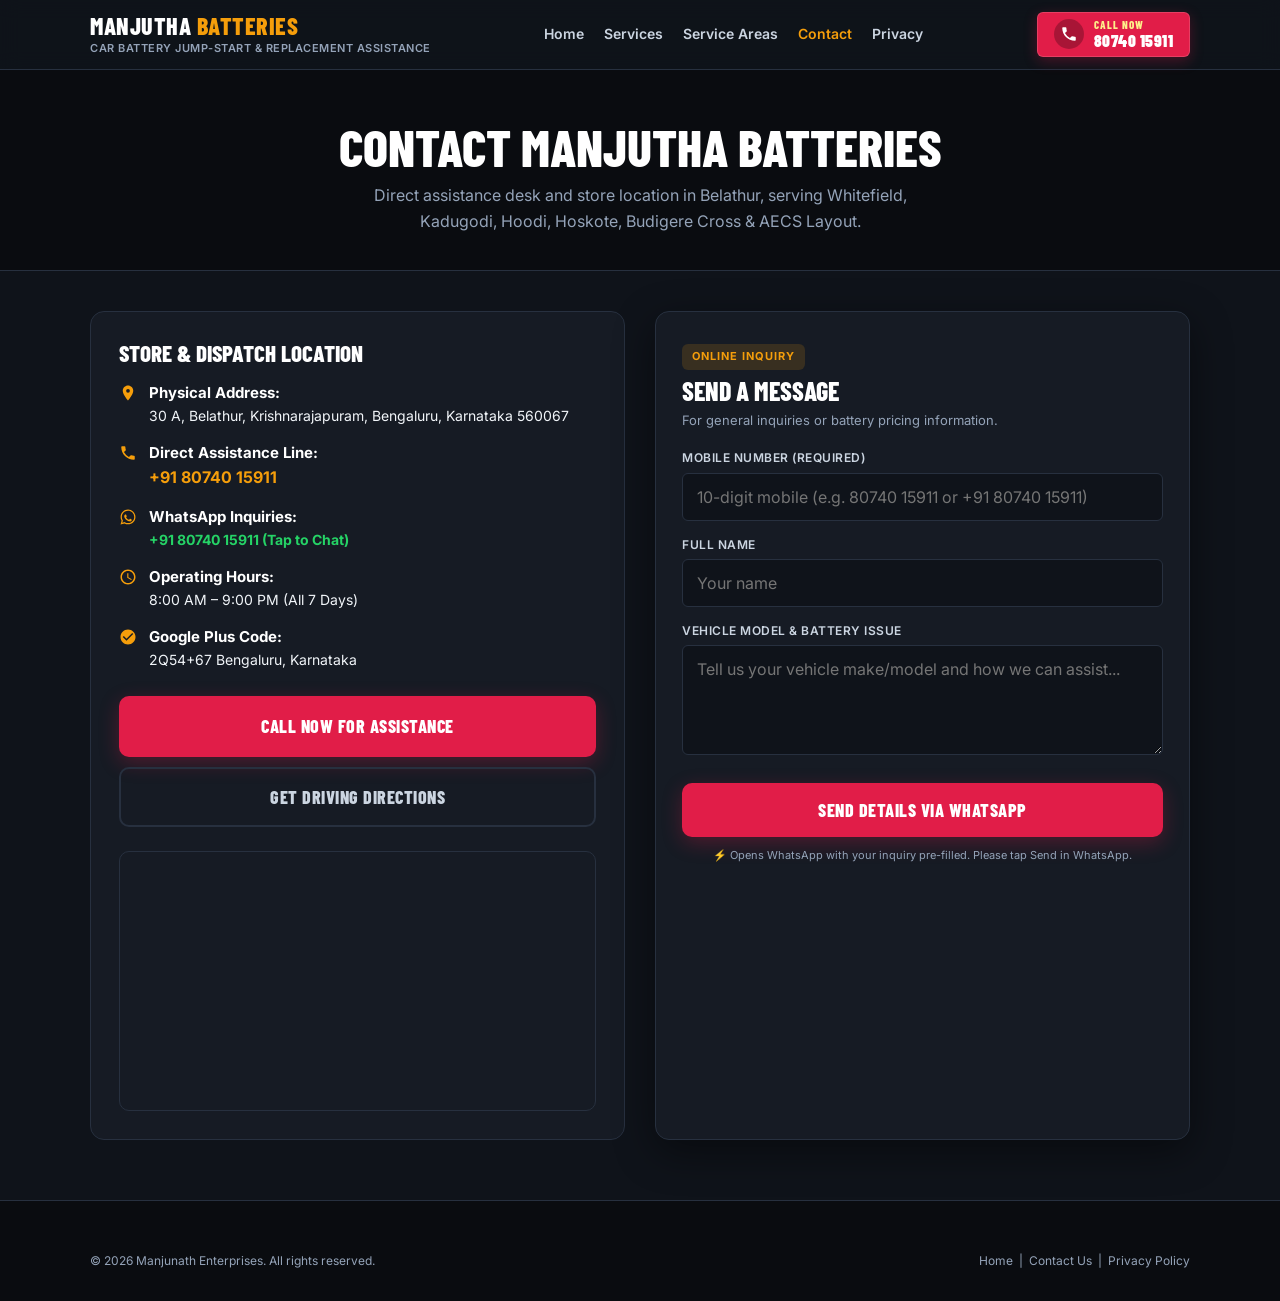
<file: contact-us.html>
<!DOCTYPE html>
<html lang="en-IN">
<head>
  <!-- Google Tag Manager -->
  <script>
    window.dataLayer = window.dataLayer || [];
    (function(w,d,s,l,i){w[l]=w[l]||[];w[l].push({'gtm.start':
    new Date().getTime(),event:'gtm.js'});var f=d.getElementsByTagName(s)[0],
    j=d.createElement(s),dl=l!='dataLayer'?'&l='+l:'';j.async=true;j.src=
    'https://www.googletagmanager.com/gtm.js?id='+i+dl;f.parentNode.insertBefore(j,f);
    })(window,document,'script','dataLayer','GTM-5W6HQ7G3');
  </script>
  <!-- End Google Tag Manager -->

  <meta charset="UTF-8">
  <meta name="viewport" content="width=device-width, initial-scale=1.0, viewport-fit=cover">
  <title>Contact Us | Manjutha Batteries — Automotive Battery Assistance Bengaluru</title>
  <meta name="description" content="Contact Manjutha Batteries (Manjunath Enterprises) in Belathur, Krishnarajapuram, Bengaluru. Call +91 80740 15911 for emergency battery assistance or store inquiries.">
  <link rel="canonical" href="https://manjunathabatteries.in/contact-us.html">
  <meta name="theme-color" content="#0f131a">

  <!-- Typography -->
  <link rel="preconnect" href="https://fonts.googleapis.com">
  <link rel="preconnect" href="https://fonts.gstatic.com" crossorigin>
  <link href="https://fonts.googleapis.com/css2?family=Barlow+Condensed:wght@700;800;900&family=Inter:wght@400;500;600;700&display=swap" rel="stylesheet">

  <link rel="stylesheet" href="css/styles.css">

  <script type="application/ld+json">
  {
    "@context": "https://schema.org",
    "@type": "ContactPage",
    "name": "Contact Manjutha Batteries",
    "url": "https://manjunathabatteries.in/contact-us.html",
    "mainEntity": {
      "@type": "AutoRepair",
      "name": "Manjutha Batteries",
      "legalName": "Manjunath Enterprises",
      "alternateName": "JumpStart Experts",
      "telephone": "+918074015911",
      "address": {
        "@type": "PostalAddress",
        "streetAddress": "30 A, Belathur, Krishnarajapuram",
        "addressLocality": "Bengaluru",
        "addressRegion": "Karnataka",
        "postalCode": "560067",
        "addressCountry": "IN"
      },
      "geo": {
        "@type": "GeoCoordinates",
        "latitude": 13.0051,
        "longitude": 77.7554
      },
      "openingHours": "Mo-Su 08:00-21:00"
    }
  }
  </script>
</head>

<body>
  <!-- Google Tag Manager (noscript) -->
  <noscript>
    <iframe src="https://www.googletagmanager.com/ns.html?id=GTM-5W6HQ7G3"
      height="0" width="0" style="display:none;visibility:hidden" title="GTM"></iframe>
  </noscript>
  <!-- End Google Tag Manager (noscript) -->

  <!-- Site Header -->
  <header class="site-header">
    <div class="container header-container">
      <a href="index.html" class="brand-wrapper" aria-label="Manjutha Batteries — Home">
        <span class="brand-title">MANJUTHA <span>BATTERIES</span></span>
        <span class="brand-subtitle">Car Battery Jump-Start &amp; Replacement Assistance</span>
      </a>

      <nav class="header-nav" aria-label="Main Navigation">
        <a href="index.html" class="nav-link">Home</a>
        <a href="index.html#services" class="nav-link">Services</a>
        <a href="index.html#areas" class="nav-link">Service Areas</a>
        <a href="contact-us.html" class="nav-link" style="color: var(--amber-alert);">Contact</a>
        <a href="privacy-policy.html" class="nav-link">Privacy</a>
      </nav>

      <div class="header-actions">
        <a href="tel:+918074015911" 
           class="header-phone-btn" 
           data-track="call_click" 
           data-cta-location="contact_header" 
           data-cta-type="phone" 
           aria-label="Call Now: 80740 15911">
          <div class="header-phone-icon-box" aria-hidden="true">
            <svg width="18" height="18" viewBox="0 0 24 24" fill="currentColor">
              <path d="M6.62 10.79a15.053 15.053 0 006.59 6.59l2.2-2.2c.27-.27.67-.36 1.02-.24 1.12.37 2.33.57 3.57.57.55 0 1 .45 1 1V20c0 .55-.45 1-1 1-9.39 0-17-7.61-17-17 0-.55.45-1 1-1h3.5c.55 0 1 .45 1 1 0 1.25.2 2.45.57 3.57.11.35.03.74-.25 1.02l-2.2 2.2z"/>
            </svg>
          </div>
          <div class="header-phone-content">
            <span class="header-phone-action">CALL NOW</span>
            <span class="header-phone-digits">80740 15911</span>
          </div>
        </a>
      </div>
    </div>
  </header>

  <main>
    <section class="page-hero">
      <div class="container">
        <h1>CONTACT MANJUTHA BATTERIES</h1>
        <p>Direct assistance desk and store location in Belathur, serving Whitefield, Kadugodi, Hoodi, Hoskote, Budigere Cross &amp; AECS Layout.</p>
      </div>
    </section>

    <div class="container">
      <div class="contact-page-grid">
        <!-- Contact Details & Map -->
        <div class="areas-info-card">
          <h2 class="service-title" style="margin-bottom: 14px;">STORE & DISPATCH LOCATION</h2>
          
          <ul class="location-details-list" style="border-top: none; padding-top: 0;">
            <li class="location-item">
              <svg viewBox="0 0 24 24" fill="currentColor"><path d="M12 2C8.13 2 5 5.13 5 9c0 5.25 7 13 7 13s7-7.75 7-13c0-3.87-3.13-7-7-7zm0 9.5a2.5 2.5 0 010-5 2.5 2.5 0 010 5z"/></svg>
              <div>
                <strong>Physical Address:</strong>
                30 A, Belathur, Krishnarajapuram, Bengaluru, Karnataka 560067
              </div>
            </li>

            <li class="location-item">
              <svg viewBox="0 0 24 24" fill="currentColor"><path d="M6.62 10.79a15.053 15.053 0 006.59 6.59l2.2-2.2c.27-.27.67-.36 1.02-.24 1.12.37 2.33.57 3.57.57.55 0 1 .45 1 1V20c0 .55-.45 1-1 1-9.39 0-17-7.61-17-17 0-.55.45-1 1-1h3.5c.55 0 1 .45 1 1 0 1.25.2 2.45.57 3.57.11.35.03.74-.25 1.02l-2.2 2.2z"/></svg>
              <div>
                <strong>Direct Assistance Line:</strong>
                <a href="tel:+918074015911" style="color: var(--amber-alert); font-weight: 700; font-size: 16px;">+91 80740 15911</a>
              </div>
            </li>

            <li class="location-item">
              <svg viewBox="0 0 24 24" fill="currentColor"><path d="M12.04 2c-5.46 0-9.91 4.45-9.91 9.91 0 1.75.46 3.45 1.32 4.95L2.05 22l5.25-1.38c1.45.79 3.08 1.21 4.74 1.21 5.46 0 9.91-4.45 9.91-9.91 0-2.65-1.03-5.14-2.9-7.01A9.816 9.816 0 0012.04 2m.01 1.67c2.2 0 4.26.86 5.82 2.42a8.225 8.225 0 012.41 5.83c0 4.54-3.7 8.24-8.24 8.24-1.48 0-2.93-.4-4.2-1.15l-.3-.18-3.12.82.83-3.04-.2-.31a8.196 8.196 0 01-1.26-4.38c0-4.54 3.7-8.24 8.24-8.24m4.52 11.59c-.25-.13-1.47-.72-1.7-.81-.23-.08-.39-.13-.56.13-.17.25-.64.81-.79.97-.14.17-.29.19-.54.06-.25-.13-1.05-.39-2-1.24-.74-.66-1.24-1.47-1.38-1.72-.15-.25-.02-.38.11-.51.11-.11.25-.29.37-.44.13-.15.17-.25.25-.42.08-.17.04-.31-.02-.44-.06-.13-.56-1.36-.77-1.86-.2-.49-.41-.42-.56-.43h-.48c-.16 0-.44.06-.66.31-.23.25-.87.85-.87 2.08s.89 2.41 1.01 2.58c.13.17 1.75 2.67 4.24 3.75.59.26 1.05.41 1.41.53.59.19 1.13.16 1.56.1.48-.07 1.47-.6 1.67-1.18.21-.58.21-1.07.15-1.18-.06-.11-.22-.17-.47-.3z"/></svg>
              <div>
                <strong>WhatsApp Inquiries:</strong>
                <a href="https://wa.me/918074015911" target="_blank" rel="noopener noreferrer" style="color: var(--whatsapp-green); font-weight: 700;">+91 80740 15911 (Tap to Chat)</a>
              </div>
            </li>

            <li class="location-item">
              <svg viewBox="0 0 24 24" fill="currentColor"><path d="M11.99 2C6.47 2 2 6.48 2 12s4.47 10 9.99 10C17.52 22 22 17.52 22 12S17.52 2 11.99 2zM12 20c-4.42 0-8-3.58-8-8s3.58-8 8-8 8 3.58 8 8-3.58 8-8 8zm.5-13H11v6l5.25 3.15.75-1.23-4.5-2.67z"/></svg>
              <div>
                <strong>Operating Hours:</strong>
                8:00 AM – 9:00 PM (All 7 Days)
              </div>
            </li>

            <li class="location-item">
              <svg viewBox="0 0 24 24" fill="currentColor"><path d="M12 2C6.48 2 2 6.48 2 12s4.48 10 10 10 10-4.48 10-10S17.52 2 12 2zm-2 15l-5-5 1.41-1.41L10 14.17l7.59-7.59L19 8l-9 9z"/></svg>
              <div>
                <strong>Google Plus Code:</strong>
                2Q54+67 Bengaluru, Karnataka
              </div>
            </li>
          </ul>

          <div style="margin-top: 24px; display: flex; flex-direction: column; gap: 10px;">
            <a href="tel:+918074015911" class="btn btn-call" data-track="call_click" data-cta-location="contact_page" data-cta-type="phone">
              CALL NOW FOR ASSISTANCE
            </a>
            <a href="https://maps.google.com/?q=2Q54%2B67+Bengaluru,+Karnataka" target="_blank" rel="noopener noreferrer" class="btn btn-outline">
              GET DRIVING DIRECTIONS
            </a>
          </div>

          <div style="margin-top: 24px; height: 260px; border-radius: var(--radius-md); overflow: hidden; border: 1px solid var(--border-color);">
            <iframe 
              src="https://maps.google.com/maps?q=30%20A,%20Belathur,%20Krishnarajapuram,%20Bengaluru,%20Karnataka%20560067&t=&z=14&ie=UTF8&iwloc=&output=embed"
              title="Manjutha Batteries Hub Location"
              style="width: 100%; height: 100%; border: 0;"
              loading="lazy">
            </iframe>
          </div>
        </div>

        <!-- Contact & Inquiry Form -->
        <div class="lead-form-card">
          <div class="form-header">
            <span class="form-badge">Online Inquiry</span>
            <h2 class="form-title">SEND A MESSAGE</h2>
            <p class="form-desc">For general inquiries or battery pricing information.</p>
          </div>

          <form name="contact-page" method="POST" action="/api/callback" data-netlify="true" netlify-honeypot="bot-field" class="emergency-lead-form" novalidate>
            <input type="hidden" name="form-name" value="contact-page">
            <p class="sr-only">
              <label>Anti-bot honeypot: <input name="bot-field" tabindex="-1" autocomplete="off"></label>
            </p>

            <div class="form-group">
              <label for="contact-phone" class="form-label">Mobile Number (Required)</label>
              <input type="tel" 
                     id="contact-phone" 
                     name="phone" 
                     class="form-input" 
                     placeholder="10-digit mobile (e.g. 80740 15911 or +91 80740 15911)" 
                     inputmode="tel" 
                     autocomplete="tel" 
                     required>
            </div>

            <div class="form-group">
              <label for="contact-name" class="form-label">Full Name</label>
              <input type="text" 
                     id="contact-name" 
                     name="name" 
                     class="form-input" 
                     placeholder="Your name" 
                     autocomplete="name" 
                     autocapitalize="words">
            </div>

            <div class="form-group">
              <label for="contact-message" class="form-label">Vehicle Model & Battery Issue</label>
              <textarea id="contact-message" name="message" class="form-input" style="min-height: 110px; resize: vertical;" placeholder="Tell us your vehicle make/model and how we can assist..." required></textarea>
            </div>

            <button type="submit" class="btn btn-call form-submit-btn" data-track="form_submit" data-cta-location="contact_page_form">
              SEND DETAILS VIA WHATSAPP
            </button>
            <p class="form-note">⚡ Opens WhatsApp with your inquiry pre-filled. Please tap Send in WhatsApp.</p>
          </form>

          <!-- WhatsApp Handoff State -->
          <div class="form-whatsapp-alert" role="status" style="display: none;">
            <div class="whatsapp-alert-header">
              <svg width="24" height="24" viewBox="0 0 24 24" fill="currentColor" aria-hidden="true"><path d="M12.04 2c-5.46 0-9.91 4.45-9.91 9.91 0 1.75.46 3.45 1.32 4.95L2.05 22l5.25-1.38c1.45.79 3.08 1.21 4.74 1.21 5.46 0 9.91-4.45 9.91-9.91 0-2.65-1.03-5.14-2.9-7.01A9.816 9.816 0 0012.04 2m.01 1.67c2.2 0 4.26.86 5.82 2.42a8.225 8.225 0 012.41 5.83c0 4.54-3.7 8.24-8.24 8.24-1.48 0-2.93-.4-4.2-1.15l-.3-.18-3.12.82.83-3.04-.2-.31a8.196 8.196 0 01-1.26-4.38c0-4.54 3.7-8.24 8.24-8.24m4.52 11.59c-.25-.13-1.47-.72-1.7-.81-.23-.08-.39-.13-.56.13-.17.25-.64.81-.79.97-.14.17-.29.19-.54.06-.25-.13-1.05-.39-2-1.24-.74-.66-1.24-1.47-1.38-1.72-.15-.25-.02-.38.11-.51.11-.11.25-.29.37-.44.13-.15.17-.25.25-.42.08-.17.04-.31-.02-.44-.06-.13-.56-1.36-.77-1.86-.2-.49-.41-.42-.56-.43h-.48c-.16 0-.44.06-.66.31-.23.25-.87.85-.87 2.08s.89 2.41 1.01 2.58c.13.17 1.75 2.67 4.24 3.75.59.26 1.05.41 1.41.53.59.19 1.13.16 1.56.1.48-.07 1.47-.6 1.67-1.18.21-.58.21-1.07.15-1.18-.06-.11-.22-.17-.47-.3z"/></svg>
              <h4>CONNECTING TO WHATSAPP...</h4>
            </div>
            <p>Your details have been pre-filled. <strong>Please tap "Send" in WhatsApp</strong> to deliver your message to Manjutha Batteries.</p>
            <div class="whatsapp-alert-actions">
              <a href="#" target="_blank" rel="noopener noreferrer" class="btn btn-wa wa-direct-link" style="width: 100%; margin-bottom: 8px;">
                TAP HERE IF WHATSAPP DIDN'T OPEN
              </a>
              <a href="tel:+918074015911" class="btn btn-call" data-track="call_click" data-cta-location="wa_alert_contact_fallback" data-cta-type="phone" style="width: 100%;">
                OR CALL NOW: 80740 15911
              </a>
            </div>
          </div>

          <div class="form-success-alert" role="alert">
            <h4>MESSAGE RECEIVED!</h4>
            <p>Thank you for reaching out to Manjutha Batteries. A representative will contact you shortly.</p>
          </div>

          <!-- Inline Error State (Honest failure state with Call Now alternative) -->
          <div class="form-error-alert" role="alert">
            <h4>MESSAGE COULD NOT BE SENT</h4>
            <p class="error-text">We could not send your message online. Please call our store directly for immediate assistance.</p>
            <a href="tel:+918074015911" class="btn btn-call" data-track="call_click" data-cta-location="contact_form_error_alternative" data-cta-type="phone" style="width: 100%;">
              CALL NOW: 80740 15911
            </a>
          </div>
        </div>
      </div>
    </div>
  </main>

  <footer class="site-footer">
    <div class="container">
      <div class="footer-bottom-bar" style="border-top: none; padding-top: 0;">
        <div>© 2026 Manjunath Enterprises. All rights reserved.</div>
        <div>
          <a href="index.html">Home</a> &nbsp;|&nbsp; 
          <a href="contact-us.html">Contact Us</a> &nbsp;|&nbsp; 
          <a href="privacy-policy.html">Privacy Policy</a>
        </div>
      </div>
    </div>
  </footer>

  <!-- Mobile Sticky Bar -->
  <aside class="sticky-mobile-bar" aria-label="Mobile quick action bar">
    <a href="tel:+918074015911" class="sticky-btn sticky-btn-call" data-track="call_click" data-cta-location="contact_sticky_call" data-cta-type="phone">
      <svg width="20" height="20" viewBox="0 0 24 24" fill="currentColor"><path d="M6.62 10.79a15.053 15.053 0 006.59 6.59l2.2-2.2c.27-.27.67-.36 1.02-.24 1.12.37 2.33.57 3.57.57.55 0 1 .45 1 1V20c0 .55-.45 1-1 1-9.39 0-17-7.61-17-17 0-.55.45-1 1-1h3.5c.55 0 1 .45 1 1 0 1.25.2 2.45.57 3.57.11.35.03.74-.25 1.02l-2.2 2.2z"/></svg>
      <span>CALL NOW</span>
    </a>
    <a href="https://wa.me/918074015911" target="_blank" rel="noopener noreferrer" class="sticky-btn sticky-btn-wa" data-track="whatsapp_click" data-cta-location="contact_sticky_wa" data-cta-type="whatsapp">
      <svg width="20" height="20" viewBox="0 0 24 24" fill="currentColor"><path d="M12.04 2c-5.46 0-9.91 4.45-9.91 9.91 0 1.75.46 3.45 1.32 4.95L2.05 22l5.25-1.38c1.45.79 3.08 1.21 4.74 1.21 5.46 0 9.91-4.45 9.91-9.91 0-2.65-1.03-5.14-2.9-7.01A9.816 9.816 0 0012.04 2m.01 1.67c2.2 0 4.26.86 5.82 2.42a8.225 8.225 0 012.41 5.83c0 4.54-3.7 8.24-8.24 8.24-1.48 0-2.93-.4-4.2-1.15l-.3-.18-3.12.82.83-3.04-.2-.31a8.196 8.196 0 01-1.26-4.38c0-4.54 3.7-8.24 8.24-8.24m4.52 11.59c-.25-.13-1.47-.72-1.7-.81-.23-.08-.39-.13-.56.13-.17.25-.64.81-.79.97-.14.17-.29.19-.54.06-.25-.13-1.05-.39-2-1.24-.74-.66-1.24-1.47-1.38-1.72-.15-.25-.02-.38.11-.51.11-.11.25-.29.37-.44.13-.15.17-.25.25-.42.08-.17.04-.31-.02-.44-.06-.13-.56-1.36-.77-1.86-.2-.49-.41-.42-.56-.43h-.48c-.16 0-.44.06-.66.31-.23.25-.87.85-.87 2.08s.89 2.41 1.01 2.58c.13.17 1.75 2.67 4.24 3.75.59.26 1.05.41 1.41.53.59.19 1.13.16 1.56.1.48-.07 1.47-.6 1.67-1.18.21-.58.21-1.07.15-1.18-.06-.11-.22-.17-.47-.3z"/>
      </svg>
      <span>WHATSAPP</span>
    </a>
  </aside>

  <script src="js/main.js"></script>
</body>
</html>
</file>
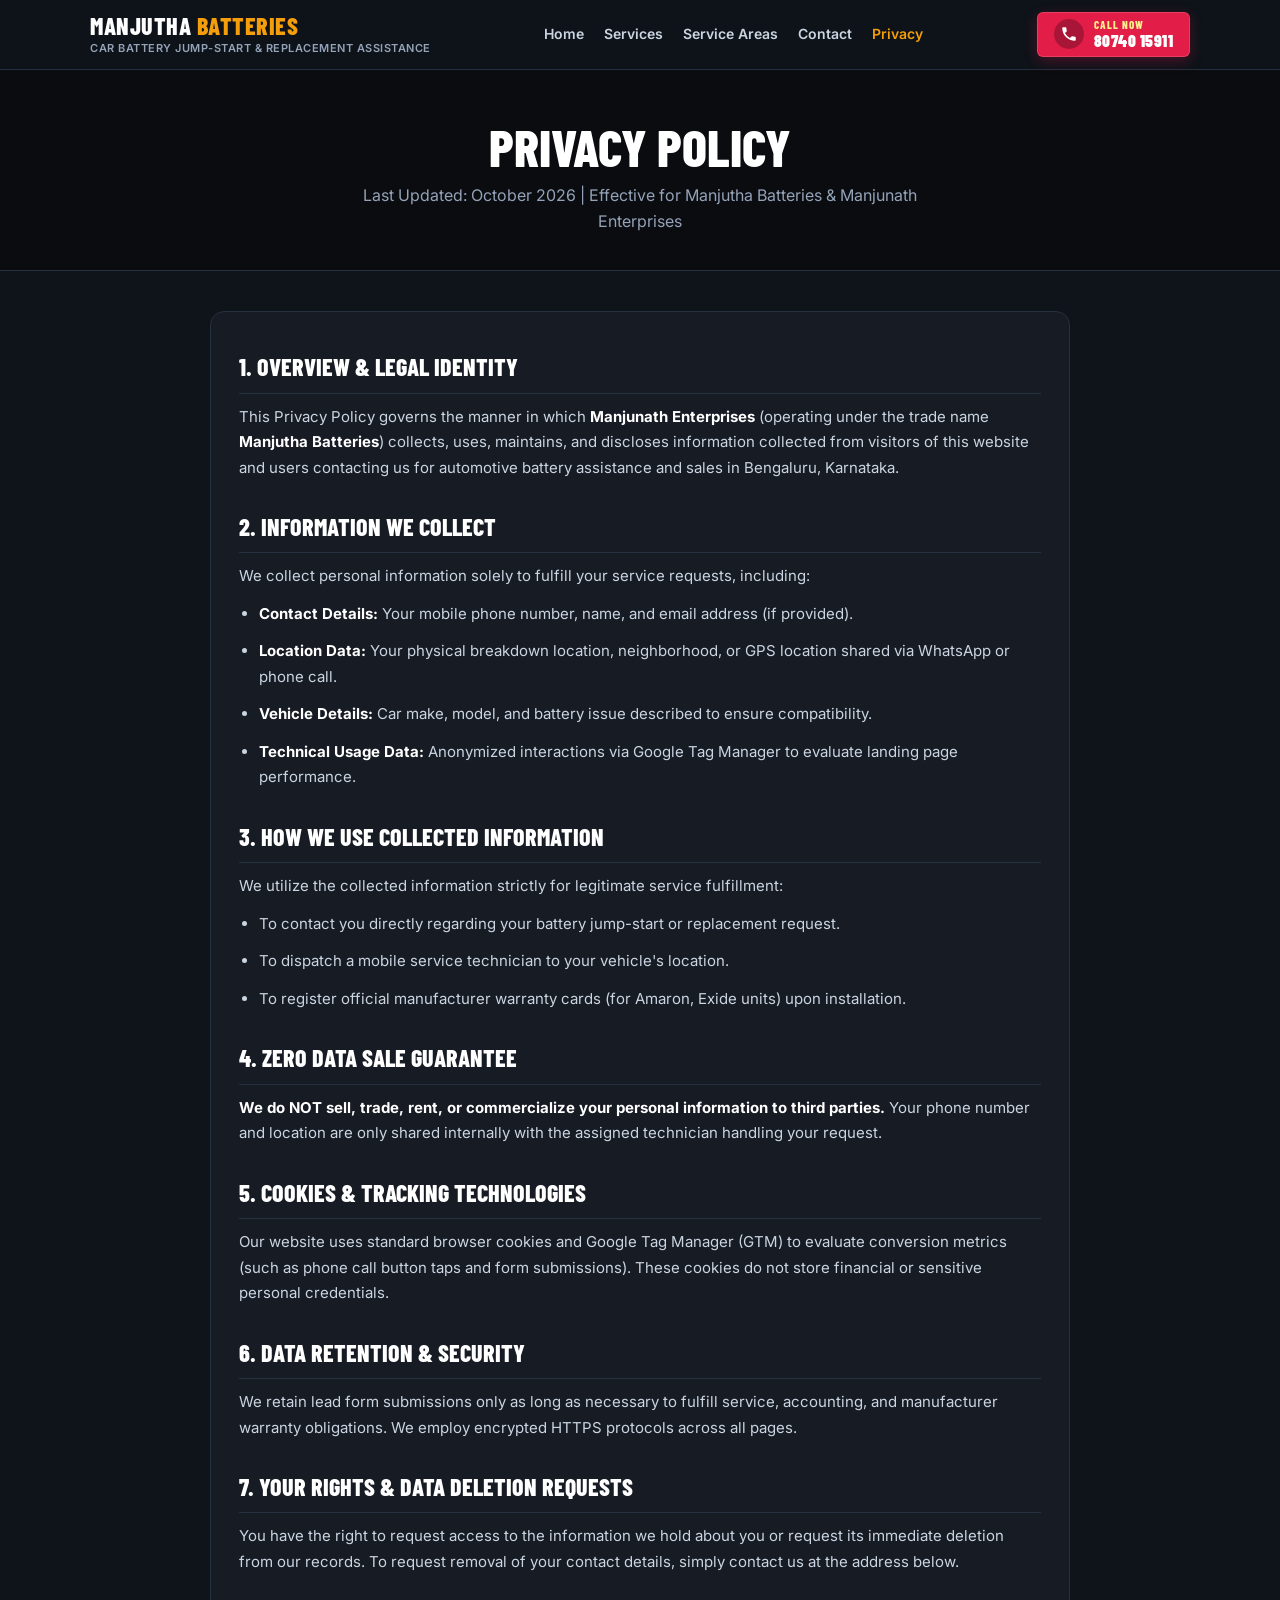
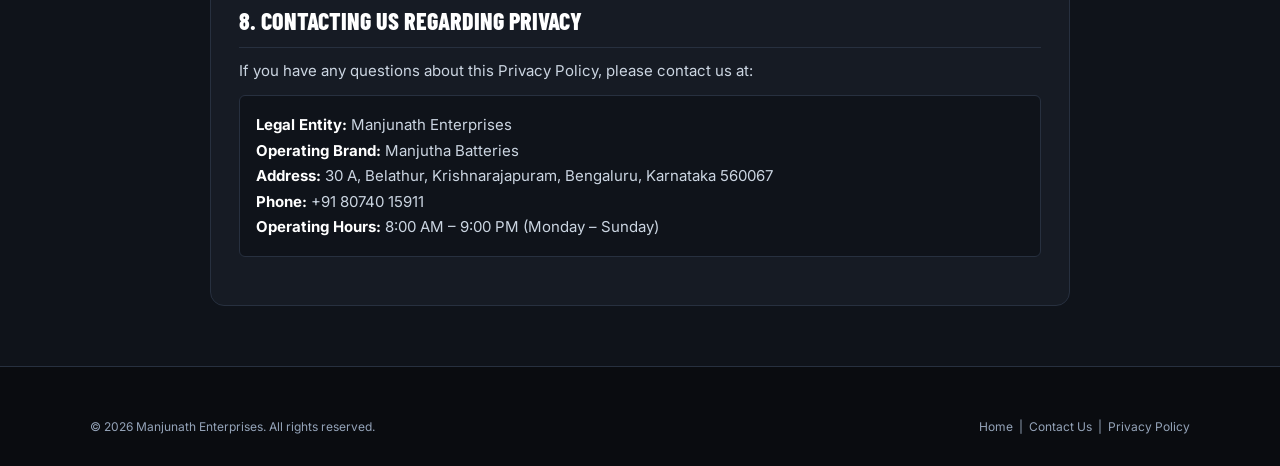
<file: privacy-policy.html>
<!DOCTYPE html>
<html lang="en-IN">
<head>
  <!-- Google Tag Manager -->
  <script>
    window.dataLayer = window.dataLayer || [];
    (function(w,d,s,l,i){w[l]=w[l]||[];w[l].push({'gtm.start':
    new Date().getTime(),event:'gtm.js'});var f=d.getElementsByTagName(s)[0],
    j=d.createElement(s),dl=l!='dataLayer'?'&l='+l:'';j.async=true;j.src=
    'https://www.googletagmanager.com/gtm.js?id='+i+dl;f.parentNode.insertBefore(j,f);
    })(window,document,'script','dataLayer','GTM-5W6HQ7G3');
  </script>
  <!-- End Google Tag Manager -->

  <meta charset="UTF-8">
  <meta name="viewport" content="width=device-width, initial-scale=1.0, viewport-fit=cover">
  <title>Privacy Policy | Manjutha Batteries — Manjunath Enterprises</title>
  <meta name="description" content="Privacy Policy for Manjutha Batteries (legal entity: Manjunath Enterprises). Learn how we handle and protect customer contact data.">
  <link rel="canonical" href="https://manjunathabatteries.in/privacy-policy.html">
  <meta name="theme-color" content="#0f131a">

  <!-- Typography -->
  <link rel="preconnect" href="https://fonts.googleapis.com">
  <link rel="preconnect" href="https://fonts.gstatic.com" crossorigin>
  <link href="https://fonts.googleapis.com/css2?family=Barlow+Condensed:wght@700;800;900&family=Inter:wght@400;500;600;700&display=swap" rel="stylesheet">

  <link rel="stylesheet" href="css/styles.css">

  <script type="application/ld+json">
  {
    "@context": "https://schema.org",
    "@type": "WebPage",
    "name": "Privacy Policy - Manjutha Batteries / Manjunath Enterprises",
    "url": "https://manjunathabatteries.in/privacy-policy.html",
    "description": "Privacy policy and customer data handling standards for Manjutha Batteries."
  }
  </script>
</head>

<body>
  <!-- Google Tag Manager (noscript) -->
  <noscript>
    <iframe src="https://www.googletagmanager.com/ns.html?id=GTM-5W6HQ7G3"
      height="0" width="0" style="display:none;visibility:hidden" title="GTM"></iframe>
  </noscript>
  <!-- End Google Tag Manager (noscript) -->

  <!-- Header -->
  <header class="site-header">
    <div class="container header-container">
      <a href="index.html" class="brand-wrapper" aria-label="Manjutha Batteries — Home">
        <span class="brand-title">MANJUTHA <span>BATTERIES</span></span>
        <span class="brand-subtitle">Car Battery Jump-Start &amp; Replacement Assistance</span>
      </a>

      <nav class="header-nav" aria-label="Main Navigation">
        <a href="index.html" class="nav-link">Home</a>
        <a href="index.html#services" class="nav-link">Services</a>
        <a href="index.html#areas" class="nav-link">Service Areas</a>
        <a href="contact-us.html" class="nav-link">Contact</a>
        <a href="privacy-policy.html" class="nav-link" style="color: var(--amber-alert);">Privacy</a>
      </nav>

      <div class="header-actions">
        <a href="tel:+918074015911" 
           class="header-phone-btn" 
           data-track="call_click" 
           data-cta-location="privacy_header" 
           data-cta-type="phone" 
           aria-label="Call Now: 80740 15911">
          <div class="header-phone-icon-box" aria-hidden="true">
            <svg width="18" height="18" viewBox="0 0 24 24" fill="currentColor">
              <path d="M6.62 10.79a15.053 15.053 0 006.59 6.59l2.2-2.2c.27-.27.67-.36 1.02-.24 1.12.37 2.33.57 3.57.57.55 0 1 .45 1 1V20c0 .55-.45 1-1 1-9.39 0-17-7.61-17-17 0-.55.45-1 1-1h3.5c.55 0 1 .45 1 1 0 1.25.2 2.45.57 3.57.11.35.03.74-.25 1.02l-2.2 2.2z"/>
            </svg>
          </div>
          <div class="header-phone-content">
            <span class="header-phone-action">CALL NOW</span>
            <span class="header-phone-digits">80740 15911</span>
          </div>
        </a>
      </div>
    </div>
  </header>

  <main>
    <section class="page-hero">
      <div class="container">
        <h1>PRIVACY POLICY</h1>
        <p>Last Updated: October 2026 | Effective for Manjutha Batteries & Manjunath Enterprises</p>
      </div>
    </section>

    <div class="container">
      <article class="legal-content-box">
        <h2>1. OVERVIEW & LEGAL IDENTITY</h2>
        <p>
          This Privacy Policy governs the manner in which <strong>Manjunath Enterprises</strong> (operating under the trade name <strong>Manjutha Batteries</strong>) collects, uses, maintains, and discloses information collected from visitors of this website and users contacting us for automotive battery assistance and sales in Bengaluru, Karnataka.
        </p>

        <h2>2. INFORMATION WE COLLECT</h2>
        <p>We collect personal information solely to fulfill your service requests, including:</p>
        <ul>
          <li><strong>Contact Details:</strong> Your mobile phone number, name, and email address (if provided).</li>
          <li><strong>Location Data:</strong> Your physical breakdown location, neighborhood, or GPS location shared via WhatsApp or phone call.</li>
          <li><strong>Vehicle Details:</strong> Car make, model, and battery issue described to ensure compatibility.</li>
          <li><strong>Technical Usage Data:</strong> Anonymized interactions via Google Tag Manager to evaluate landing page performance.</li>
        </ul>

        <h2>3. HOW WE USE COLLECTED INFORMATION</h2>
        <p>We utilize the collected information strictly for legitimate service fulfillment:</p>
        <ul>
          <li>To contact you directly regarding your battery jump-start or replacement request.</li>
          <li>To dispatch a mobile service technician to your vehicle's location.</li>
          <li>To register official manufacturer warranty cards (for Amaron, Exide units) upon installation.</li>
        </ul>

        <h2>4. ZERO DATA SALE GUARANTEE</h2>
        <p>
          <strong>We do NOT sell, trade, rent, or commercialize your personal information to third parties.</strong> Your phone number and location are only shared internally with the assigned technician handling your request.
        </p>

        <h2>5. COOKIES & TRACKING TECHNOLOGIES</h2>
        <p>
          Our website uses standard browser cookies and Google Tag Manager (GTM) to evaluate conversion metrics (such as phone call button taps and form submissions). These cookies do not store financial or sensitive personal credentials.
        </p>

        <h2>6. DATA RETENTION & SECURITY</h2>
        <p>
          We retain lead form submissions only as long as necessary to fulfill service, accounting, and manufacturer warranty obligations. We employ encrypted HTTPS protocols across all pages.
        </p>

        <h2>7. YOUR RIGHTS & DATA DELETION REQUESTS</h2>
        <p>
          You have the right to request access to the information we hold about you or request its immediate deletion from our records. To request removal of your contact details, simply contact us at the address below.
        </p>

        <h2>8. CONTACTING US REGARDING PRIVACY</h2>
        <p>If you have any questions about this Privacy Policy, please contact us at:</p>
        <p style="background: var(--bg-main); padding: 16px; border-radius: var(--radius-sm); border: 1px solid var(--border-color); margin-top: 10px;">
          <strong>Legal Entity:</strong> Manjunath Enterprises<br>
          <strong>Operating Brand:</strong> Manjutha Batteries<br>
          <strong>Address:</strong> 30 A, Belathur, Krishnarajapuram, Bengaluru, Karnataka 560067<br>
          <strong>Phone:</strong> +91 80740 15911<br>
          <strong>Operating Hours:</strong> 8:00 AM – 9:00 PM (Monday – Sunday)
        </p>
      </article>
    </div>
  </main>

  <footer class="site-footer">
    <div class="container">
      <div class="footer-bottom-bar" style="border-top: none; padding-top: 0;">
        <div>© 2026 Manjunath Enterprises. All rights reserved.</div>
        <div>
          <a href="index.html">Home</a> &nbsp;|&nbsp; 
          <a href="contact-us.html">Contact Us</a> &nbsp;|&nbsp; 
          <a href="privacy-policy.html">Privacy Policy</a>
        </div>
      </div>
    </div>
  </footer>

  <script src="js/main.js"></script>
</body>
</html>
</file>
<file: css/styles.css>
/* ==========================================================================
   Manjunath Enterprises — High-Conversion Google Ads Landing Page Styles
   Built for speed, mobile-first responsiveness, and sunlight readability.
   ========================================================================== */

:root {
  /* Color Palette */
  --bg-darkest: #0a0c10;
  --bg-main: #0f131a;
  --bg-card: #161b24;
  --bg-card-elevated: #1e2430;
  --bg-card-hover: #262e3d;

  --red-alert: #e11d48;
  --red-hover: #f43f5e;
  --red-glow: rgba(225, 29, 72, 0.28);

  --amber-alert: #f59e0b;
  --amber-glow: rgba(245, 158, 11, 0.25);

  --whatsapp-green: #25d366;
  --whatsapp-hover: #20bd5a;

  --text-white: #ffffff;
  --text-primary: #f1f5f9;
  --text-secondary: #cbd5e1;
  --text-muted: #94a3b8;

  --border-color: #27303f;
  --border-focus: #e11d48;

  /* Typography */
  --font-display: 'Barlow Condensed', -apple-system, BlinkMacSystemFont, 'Segoe UI', Roboto, sans-serif;
  --font-body: 'Inter', -apple-system, BlinkMacSystemFont, 'Segoe UI', Roboto, Oxygen, Ubuntu, Cantarell, sans-serif;

  /* Sizing & Transitions */
  --container-max: 1140px;
  --transition-fast: 0.18s ease;
  --radius-sm: 6px;
  --radius-md: 10px;
  --radius-lg: 14px;
}

/* Base Reset & Box Sizing */
*, *::before, *::after {
  box-sizing: border-box;
  margin: 0;
  padding: 0;
}

html {
  scroll-behavior: smooth;
  font-size: 16px;
  -webkit-text-size-adjust: 100%;
}

body {
  font-family: var(--font-body);
  background-color: var(--bg-main);
  color: var(--text-primary);
  line-height: 1.6;
  min-height: 100vh;
  overflow-x: hidden;
  padding-bottom: calc(76px + env(safe-area-inset-bottom, 0px)); /* Space for mobile sticky CTA bar with safe area */
}

@media (min-width: 992px) {
  body {
    padding-bottom: 0;
  }
}

section[id] {
  scroll-margin-top: 76px;
}

img, svg {
  display: block;
  max-width: 100%;
}

a {
  color: inherit;
  text-decoration: none;
}

/* Accessibility & Utility */
.sr-only {
  position: absolute;
  width: 1px;
  height: 1px;
  padding: 0;
  margin: -1px;
  overflow: hidden;
  clip: rect(0, 0, 0, 0);
  white-space: nowrap;
  border-width: 0;
}

.container {
  width: 100%;
  max-width: var(--container-max);
  margin-left: auto;
  margin-right: auto;
  padding-left: 20px;
  padding-right: 20px;
}

/* ==========================================================================
   Header & Navigation
   ========================================================================== */
.top-notice-bar {
  background: #111620;
  border-bottom: 1px solid var(--border-color);
  padding: 8px 16px;
  font-size: 13px;
  font-weight: 600;
  color: var(--text-secondary);
  text-align: center;
}

.top-notice-bar .pulse-dot {
  display: inline-block;
  width: 8px;
  height: 8px;
  background-color: var(--whatsapp-green);
  border-radius: 50%;
  margin-right: 6px;
  box-shadow: 0 0 8px var(--whatsapp-green);
  animation: pulse-ring 1.8s infinite;
}

@keyframes pulse-ring {
  0% { transform: scale(0.95); opacity: 0.8; }
  50% { transform: scale(1.2); opacity: 1; }
  100% { transform: scale(0.95); opacity: 0.8; }
}

.site-header {
  position: sticky;
  top: 0;
  z-index: 100;
  background-color: rgba(15, 19, 26, 0.95);
  backdrop-filter: blur(10px);
  border-bottom: 1px solid var(--border-color);
  padding: 12px 0;
}

.header-container {
  display: flex;
  align-items: center;
  justify-content: space-between;
  gap: 16px;
}

.brand-wrapper {
  display: flex;
  flex-direction: column;
  justify-content: center;
  min-width: 0;
  text-decoration: none;
}

.brand-title {
  font-family: var(--font-display);
  font-size: 24px;
  font-weight: 800;
  letter-spacing: 0.5px;
  text-transform: uppercase;
  color: var(--text-white);
  line-height: 1.1;
  white-space: nowrap;
}

.brand-title span {
  color: var(--amber-alert);
}

.brand-subtitle {
  font-family: var(--font-body);
  font-size: 11px;
  font-weight: 600;
  color: #94a3b8;
  text-transform: uppercase;
  letter-spacing: 0.5px;
  line-height: 1.25;
  margin-top: 2px;
}

.header-nav {
  display: none;
  gap: 20px;
  align-items: center;
}

@media (min-width: 840px) {
  .header-nav {
    display: flex;
  }
}

.nav-link {
  font-size: 14px;
  font-weight: 600;
  color: var(--text-secondary);
  transition: color var(--transition-fast);
}

.nav-link:hover {
  color: var(--amber-alert);
}

.header-actions {
  display: flex;
  align-items: center;
  gap: 10px;
}

.header-phone-btn {
  display: inline-flex;
  align-items: center;
  gap: 10px;
  background-color: var(--red-alert);
  color: #fff;
  padding: 6px 16px;
  border-radius: var(--radius-sm);
  transition: all var(--transition-fast);
  box-shadow: 0 4px 14px var(--red-glow);
  text-decoration: none;
  touch-action: manipulation;
  border: 1px solid rgba(255, 255, 255, 0.15);
}

.header-phone-btn:hover {
  background-color: var(--red-hover);
  transform: translateY(-1px);
  box-shadow: 0 6px 18px var(--red-glow);
}

.header-phone-btn:focus-visible {
  outline: 3px solid var(--amber-alert);
  outline-offset: 2px;
}

.header-phone-icon-box {
  display: flex;
  align-items: center;
  justify-content: center;
  width: 30px;
  height: 30px;
  border-radius: 50%;
  background: rgba(0, 0, 0, 0.25);
  color: #fff;
  flex-shrink: 0;
}

.header-phone-content {
  display: flex;
  flex-direction: column;
  line-height: 1.1;
  text-align: left;
}

.header-phone-action {
  font-family: var(--font-display);
  font-size: 11px;
  font-weight: 800;
  letter-spacing: 1px;
  text-transform: uppercase;
  color: #fef08a; /* High contrast gold/yellow for instant readability */
}

.header-phone-digits {
  font-family: var(--font-display);
  font-size: 17px;
  font-weight: 900;
  letter-spacing: 0.5px;
  color: #ffffff;
}

/* ==========================================================================
   Mobile Header Responsive Design (320px – 600px)
   Features intentional 2-line brand badge ("MANJUTHA" over "BATTERIES")
   unlocking horizontal space for a large, prominent, high-converting CALL NOW CTA.
   ========================================================================== */
@media (max-width: 600px) {
  .site-header {
    padding: 8px 0;
  }

  .header-container {
    display: flex;
    align-items: center;
    justify-content: space-between;
    gap: 12px;
    padding: 0 14px;
  }

  .brand-wrapper {
    flex: 0 1 auto;
    min-width: 0;
    display: flex;
    flex-direction: column;
    justify-content: center;
    text-decoration: none;
  }

  /* Two-line intentional brand lockup on mobile */
  .brand-title {
    display: flex;
    flex-direction: column;
    font-size: 19px;
    font-weight: 900;
    line-height: 1.0;
    letter-spacing: 0.5px;
    text-transform: uppercase;
    color: #ffffff;
  }

  .brand-title span {
    display: block;
    color: var(--amber-alert);
    font-size: 19px;
    margin-top: 1px;
    letter-spacing: 0.8px;
  }

  .brand-subtitle {
    font-family: var(--font-body);
    font-size: 8.5px;
    font-weight: 600;
    color: #94a3b8;
    text-transform: uppercase;
    letter-spacing: 0.3px;
    line-height: 1.2;
    margin-top: 3px;
    max-width: 175px;
    display: block;
  }

  /* Visually prominent, high-converting CALL NOW CTA */
  .header-phone-btn {
    display: inline-flex;
    align-items: center;
    gap: 9px;
    background: linear-gradient(135deg, #e11d48 0%, #be123c 100%);
    color: #ffffff;
    padding: 7px 13px;
    border-radius: var(--radius-sm);
    border: 1.5px solid rgba(255, 255, 255, 0.25);
    box-shadow: 0 4px 14px rgba(225, 29, 72, 0.45);
    text-decoration: none;
    touch-action: manipulation;
    flex-shrink: 0;
    min-height: 44px;
    transition: all var(--transition-fast);
  }

  .header-phone-btn:hover {
    background: linear-gradient(135deg, #f43f5e 0%, #e11d48 100%);
    box-shadow: 0 6px 18px rgba(225, 29, 72, 0.6);
    transform: translateY(-1px);
  }

  .header-phone-icon-box {
    display: flex;
    align-items: center;
    justify-content: center;
    width: 30px;
    height: 30px;
    border-radius: 50%;
    background: rgba(0, 0, 0, 0.35);
    color: #ffffff;
    flex-shrink: 0;
    border: 1px solid rgba(255, 255, 255, 0.2);
  }

  .header-phone-icon-box svg {
    width: 16px;
    height: 16px;
  }

  .header-phone-content {
    display: flex;
    flex-direction: column;
    line-height: 1.05;
    text-align: left;
  }

  .header-phone-action {
    font-family: var(--font-display);
    font-size: 10.5px;
    font-weight: 800;
    letter-spacing: 0.8px;
    text-transform: uppercase;
    color: #fef08a; /* High contrast gold/yellow for immediate recognition */
  }

  .header-phone-digits {
    font-family: var(--font-display);
    font-size: 16px;
    font-weight: 900;
    letter-spacing: 0.5px;
    color: #ffffff;
    white-space: nowrap;
  }
}

/* 390px (iPhone 12/13/14/15/16) & 375px (iPhone SE 2/3 / iPhone Mini) */
@media (max-width: 390px) {
  .header-container {
    gap: 10px;
    padding: 0 12px;
  }

  .brand-title {
    font-size: 18px;
  }

  .brand-title span {
    font-size: 18px;
  }

  .brand-subtitle {
    font-size: 8px;
    max-width: 160px;
  }

  .header-phone-btn {
    padding: 6px 11px;
    gap: 8px;
  }

  .header-phone-icon-box {
    width: 28px;
    height: 28px;
  }

  .header-phone-icon-box svg {
    width: 15px;
    height: 15px;
  }

  .header-phone-digits {
    font-size: 15.5px;
  }
}

/* 360px (Standard Android / Samsung Galaxy) */
@media (max-width: 360px) {
  .header-container {
    gap: 8px;
    padding: 0 10px;
  }

  .brand-title {
    font-size: 17px;
  }

  .brand-title span {
    font-size: 17px;
  }

  .brand-subtitle {
    font-size: 7.5px;
    max-width: 145px;
  }

  .header-phone-btn {
    padding: 6px 10px;
    gap: 7px;
  }

  .header-phone-icon-box {
    width: 26px;
    height: 26px;
  }

  .header-phone-icon-box svg {
    width: 14px;
    height: 14px;
  }

  .header-phone-action {
    font-size: 10px;
  }

  .header-phone-digits {
    font-size: 14.5px;
  }
}

/* 320px (iPhone SE 1st Gen & Ultra-Narrow Devices) */
@media (max-width: 330px) {
  .header-container {
    gap: 6px;
    padding: 0 8px;
  }

  .brand-title {
    font-size: 16px;
  }

  .brand-title span {
    font-size: 16px;
  }

  .brand-subtitle {
    font-size: 7px;
    max-width: 135px;
  }

  .header-phone-btn {
    padding: 5px 8px;
    gap: 6px;
    min-height: 40px;
  }

  .header-phone-icon-box {
    width: 24px;
    height: 24px;
  }

  .header-phone-icon-box svg {
    width: 13px;
    height: 13px;
  }

  .header-phone-action {
    font-size: 9px;
  }

  .header-phone-digits {
    font-size: 13.5px;
  }
}

.btn-spinner {
  display: inline-block;
  width: 14px;
  height: 14px;
  border: 2px solid rgba(255, 255, 255, 0.35);
  border-radius: 50%;
  border-top-color: #ffffff;
  animation: btn-spin 0.7s linear infinite;
  vertical-align: middle;
  margin-right: 6px;
}

@keyframes btn-spin {
  to { transform: rotate(360deg); }
}

/* ==========================================================================
   Buttons & CTAs
   ========================================================================== */
.btn {
  display: inline-flex;
  align-items: center;
  justify-content: center;
  gap: 10px;
  font-family: var(--font-display);
  font-size: 18px;
  font-weight: 800;
  text-transform: uppercase;
  letter-spacing: 0.5px;
  padding: 14px 28px;
  border-radius: var(--radius-md);
  border: 2px solid transparent;
  cursor: pointer;
  text-align: center;
  transition: all var(--transition-fast);
  user-select: none;
  white-space: nowrap;
}

.btn-lg {
  font-size: 20px;
  padding: 16px 32px;
  min-height: 54px;
}

.btn-call {
  background-color: var(--red-alert);
  color: #fff;
  box-shadow: 0 6px 20px var(--red-glow);
}

.btn-call:hover {
  background-color: var(--red-hover);
  transform: translateY(-2px);
  box-shadow: 0 8px 25px var(--red-glow);
}

.btn-whatsapp {
  background-color: var(--whatsapp-green);
  color: #0c2014;
  font-weight: 800;
  box-shadow: 0 6px 20px rgba(37, 211, 102, 0.28);
}

.btn-whatsapp:hover {
  background-color: var(--whatsapp-hover);
  transform: translateY(-2px);
  color: #000;
}

.btn-outline {
  background: transparent;
  border-color: var(--border-color);
  color: var(--text-secondary);
}

.btn-outline:hover {
  border-color: var(--amber-alert);
  color: var(--amber-alert);
  background: rgba(245, 158, 11, 0.05);
}

.btn-amber {
  background: var(--amber-alert);
  color: #111;
  box-shadow: 0 6px 20px var(--amber-glow);
}

.btn-amber:hover {
  background: #fbbf24;
  transform: translateY(-2px);
}

/* ==========================================================================
   Hero Section
   ========================================================================== */
.hero-section {
  position: relative;
  padding: 32px 0 36px;
  background: radial-gradient(circle at 80% 20%, rgba(225, 29, 72, 0.12) 0%, transparent 55%),
              radial-gradient(circle at 10% 80%, rgba(245, 158, 11, 0.08) 0%, transparent 45%),
              var(--bg-main);
  border-bottom: 1px solid var(--border-color);
  overflow: hidden;
}

@media (min-width: 768px) {
  .hero-section {
    padding: 44px 0 48px;
  }
}

.hero-grid {
  display: grid;
  grid-template-columns: 1fr;
  gap: 32px;
  align-items: center;
}

@media (min-width: 960px) {
  .hero-grid {
    grid-template-columns: 1.15fr 0.85fr;
  }
}

.hero-pill {
  display: inline-flex;
  align-items: center;
  gap: 8px;
  background: rgba(225, 29, 72, 0.14);
  border: 1px solid rgba(225, 29, 72, 0.35);
  color: #fda4af;
  font-size: 12px;
  font-weight: 700;
  text-transform: uppercase;
  letter-spacing: 0.8px;
  padding: 5px 12px;
  border-radius: 100px;
  margin-bottom: 14px;
}

@media (min-width: 480px) {
  .hero-pill {
    font-size: 13px;
    padding: 6px 14px;
  }
}

.hero-title {
  font-family: var(--font-display);
  font-size: clamp(34px, 8.5vw, 68px);
  font-weight: 800;
  line-height: 1.05;
  text-transform: uppercase;
  letter-spacing: -0.5px;
  margin-bottom: 8px;
}

.hero-title span {
  color: var(--amber-alert);
}

.hero-supporting-headline {
  font-family: var(--font-display);
  font-size: clamp(17px, 4vw, 24px);
  font-weight: 800;
  text-transform: uppercase;
  letter-spacing: 0.5px;
  color: var(--amber-alert);
  margin-bottom: 12px;
  line-height: 1.2;
}

.hero-value-prop {
  font-size: 16px;
  color: var(--text-secondary);
  line-height: 1.55;
  margin-bottom: 22px;
  max-width: 600px;
}

@media (min-width: 768px) {
  .hero-value-prop {
    font-size: 17px;
    margin-bottom: 26px;
  }
}

.hero-value-prop strong {
  color: var(--text-white);
}

.hero-cta-group {
  display: flex;
  flex-direction: column;
  gap: 12px;
  margin-bottom: 18px;
}

@media (min-width: 500px) {
  .hero-cta-group {
    flex-direction: row;
    flex-wrap: wrap;
  }
}

.hero-sub-cta {
  display: flex;
  align-items: center;
  gap: 6px;
  font-size: 13px;
  color: var(--text-muted);
  margin-bottom: 20px;
}

.hero-callback-link {
  color: var(--amber-alert);
  font-weight: 700;
  text-decoration: underline;
  text-underline-offset: 3px;
  transition: color var(--transition-fast);
}

.hero-callback-link:hover {
  color: #fbbf24;
}

.hero-trust-badges {
  display: flex;
  flex-wrap: wrap;
  gap: 10px;
  margin-top: 8px;
}

.trust-badge-item {
  display: inline-flex;
  align-items: center;
  gap: 8px;
  background: var(--bg-card);
  border: 1px solid var(--border-color);
  padding: 6px 12px;
  border-radius: 100px;
  font-size: 12px;
  font-weight: 600;
  color: var(--text-secondary);
}

@media (min-width: 480px) {
  .trust-badge-item {
    font-size: 13px;
    padding: 6px 14px;
  }
}

.trust-badge-item svg {
  color: var(--amber-alert);
  width: 15px;
  height: 15px;
  flex-shrink: 0;
}

/* Hero Right Column: Fast Dispatch Hub Card (Desktop) */
.hero-dispatch-col {
  display: none;
}

@media (min-width: 960px) {
  .hero-dispatch-col {
    display: block;
  }
}

.hero-dispatch-card {
  background: var(--bg-card);
  border: 1px solid var(--border-color);
  border-radius: var(--radius-lg);
  padding: 28px 24px;
  box-shadow: 0 12px 40px rgba(0, 0, 0, 0.45);
}

.dispatch-card-header {
  margin-bottom: 20px;
  border-bottom: 1px solid var(--border-color);
  padding-bottom: 14px;
}

.dispatch-live-badge {
  display: inline-flex;
  align-items: center;
  gap: 6px;
  background: rgba(37, 211, 102, 0.12);
  border: 1px solid rgba(37, 211, 102, 0.3);
  color: var(--whatsapp-green);
  font-size: 11px;
  font-weight: 800;
  letter-spacing: 1px;
  text-transform: uppercase;
  padding: 3px 10px;
  border-radius: 100px;
  margin-bottom: 8px;
}

.dispatch-card-title {
  font-family: var(--font-display);
  font-size: 24px;
  font-weight: 900;
  text-transform: uppercase;
  color: var(--text-white);
  line-height: 1.1;
}

.dispatch-card-subtitle {
  font-size: 13px;
  color: var(--text-muted);
  margin-top: 4px;
}

.dispatch-checklist {
  list-style: none;
  display: flex;
  flex-direction: column;
  gap: 16px;
  margin-bottom: 24px;
}

.dispatch-checklist li {
  display: flex;
  gap: 12px;
  align-items: flex-start;
  font-size: 13px;
  color: var(--text-secondary);
}

.dispatch-checklist li svg {
  color: var(--amber-alert);
  width: 18px;
  height: 18px;
  flex-shrink: 0;
  margin-top: 2px;
}

.dispatch-checklist li strong {
  display: block;
  color: var(--text-white);
  font-size: 14px;
}

/* Callback Section Wrapper & Card */
.callback-section-wrapper {
  max-width: 620px;
  margin: 0 auto;
}

.lead-form-card {
  background-color: var(--bg-card);
  border: 1px solid var(--border-color);
  border-radius: var(--radius-lg);
  padding: 26px 20px;
  box-shadow: 0 12px 40px rgba(0, 0, 0, 0.45);
  position: relative;
}

@media (min-width: 480px) {
  .lead-form-card {
    padding: 30px 26px;
  }
}

.form-header {
  margin-bottom: 18px;
}

.form-badge {
  display: inline-block;
  background: rgba(245, 158, 11, 0.15);
  color: var(--amber-alert);
  font-size: 11px;
  font-weight: 700;
  letter-spacing: 1px;
  text-transform: uppercase;
  padding: 4px 10px;
  border-radius: var(--radius-sm);
  margin-bottom: 6px;
}

.form-title {
  font-family: var(--font-display);
  font-size: 26px;
  font-weight: 800;
  text-transform: uppercase;
  line-height: 1.15;
  color: var(--text-white);
}

.form-desc {
  font-size: 13px;
  color: var(--text-muted);
  margin-top: 4px;
}

.form-group {
  margin-bottom: 14px;
}

.form-label {
  display: block;
  font-size: 12px;
  font-weight: 600;
  color: var(--text-secondary);
  margin-bottom: 5px;
  text-transform: uppercase;
  letter-spacing: 0.5px;
}

.form-input, .form-select {
  width: 100%;
  padding: 13px 14px;
  background: var(--bg-main);
  border: 1px solid var(--border-color);
  border-radius: var(--radius-sm);
  color: var(--text-white);
  font-size: 16px; /* 16px strictly avoids auto-zoom on iOS */
  font-family: inherit;
  transition: border-color var(--transition-fast), box-shadow var(--transition-fast);
}

.form-input:focus, .form-select:focus {
  outline: none;
  border-color: var(--amber-alert);
  box-shadow: 0 0 0 3px rgba(245, 158, 11, 0.22);
}

.form-submit-btn {
  width: 100%;
  margin-top: 6px;
  min-height: 52px;
}

.form-direct-call-prompt {
  display: flex;
  flex-wrap: wrap;
  align-items: center;
  justify-content: center;
  gap: 6px;
  margin-top: 14px;
  padding-top: 12px;
  border-top: 1px solid var(--border-color);
  font-size: 13px;
  color: var(--text-muted);
  text-align: center;
}

.form-direct-call-link {
  color: var(--amber-alert);
  font-weight: 700;
  transition: color var(--transition-fast);
}

.form-direct-call-link:hover {
  color: #fff;
  text-decoration: underline;
}

.form-note {
  font-size: 11px;
  color: var(--text-muted);
  text-align: center;
  margin-top: 10px;
}

.form-success-alert {
  display: none;
  background: rgba(37, 211, 102, 0.15);
  border: 1px solid var(--whatsapp-green);
  border-radius: var(--radius-md);
  padding: 18px;
  text-align: center;
  color: #fff;
  margin-top: 14px;
}

.form-success-alert h4 {
  font-family: var(--font-display);
  font-size: 22px;
  font-weight: 800;
  color: var(--whatsapp-green);
  text-transform: uppercase;
  margin-bottom: 6px;
}

.form-error-alert {
  display: none;
  background: rgba(225, 29, 72, 0.14);
  border: 1px solid var(--red-alert);
  border-radius: var(--radius-md);
  padding: 16px;
  text-align: center;
  color: #fff;
  margin-top: 14px;
}

.form-error-alert h4 {
  font-family: var(--font-display);
  font-size: 19px;
  font-weight: 800;
  color: #fda4af;
  text-transform: uppercase;
  margin-bottom: 4px;
}

.form-error-alert p {
  font-size: 13px;
  color: var(--text-secondary);
  line-height: 1.5;
  margin-bottom: 10px;
}

.form-whatsapp-alert {
  display: none;
  background: rgba(37, 211, 102, 0.12);
  border: 1.5px solid var(--whatsapp-green);
  border-radius: var(--radius-md);
  padding: 18px;
  text-align: center;
  color: #fff;
  margin-top: 14px;
  box-shadow: 0 4px 20px rgba(37, 211, 102, 0.18);
}

.whatsapp-alert-header {
  display: flex;
  align-items: center;
  justify-content: center;
  gap: 8px;
  margin-bottom: 8px;
  color: var(--whatsapp-green);
}

.whatsapp-alert-header h4 {
  font-family: var(--font-display);
  font-size: 20px;
  font-weight: 800;
  color: var(--whatsapp-green);
  text-transform: uppercase;
  margin: 0;
}

.form-whatsapp-alert p {
  font-size: 13.5px;
  color: #e2e8f0;
  line-height: 1.5;
  margin-bottom: 14px;
}

.form-whatsapp-alert p strong {
  color: #ffffff;
}

.whatsapp-alert-actions {
  display: flex;
  flex-direction: column;
  gap: 8px;
}

/* ==========================================================================
   Stuck Right Now? Emergency Steps Strip
   ========================================================================== */
.emergency-strip {
  background: linear-gradient(135deg, #be123c 0%, #e11d48 50%, #9f1239 100%);
  color: #fff;
  padding: 36px 0;
  box-shadow: inset 0 2px 8px rgba(0,0,0,0.3);
}

.emergency-header {
  text-align: center;
  margin-bottom: 28px;
}

.emergency-tag {
  display: inline-block;
  background: rgba(0, 0, 0, 0.3);
  font-family: var(--font-display);
  font-size: 13px;
  font-weight: 700;
  letter-spacing: 2px;
  text-transform: uppercase;
  padding: 4px 12px;
  border-radius: 4px;
  margin-bottom: 8px;
}

.emergency-title {
  font-family: var(--font-display);
  font-size: clamp(26px, 5vw, 42px);
  font-weight: 800;
  text-transform: uppercase;
  line-height: 1.1;
}

.emergency-steps-grid {
  display: grid;
  grid-template-columns: 1fr;
  gap: 16px;
}

@media (min-width: 768px) {
  .emergency-steps-grid {
    grid-template-columns: repeat(3, 1fr);
  }
}

.step-card {
  background: rgba(0, 0, 0, 0.25);
  border: 1px solid rgba(255, 255, 255, 0.15);
  border-radius: var(--radius-md);
  padding: 22px 18px;
  display: flex;
  align-items: flex-start;
  gap: 14px;
  transition: transform var(--transition-fast);
}

.step-card:hover {
  transform: translateY(-2px);
  background: rgba(0, 0, 0, 0.35);
}

.step-icon-number {
  width: 44px;
  height: 44px;
  border-radius: 50%;
  background: #fff;
  color: var(--red-alert);
  font-family: var(--font-display);
  font-size: 24px;
  font-weight: 900;
  display: flex;
  align-items: center;
  justify-content: center;
  flex-shrink: 0;
  box-shadow: 0 4px 10px rgba(0,0,0,0.25);
}

.step-content h3 {
  font-family: var(--font-display);
  font-size: 21px;
  font-weight: 800;
  text-transform: uppercase;
  margin-bottom: 4px;
  line-height: 1.15;
}

.step-content p {
  font-size: 14px;
  line-height: 1.5;
  color: rgba(255, 255, 255, 0.9);
}

/* ==========================================================================
   Section Layouts
   ========================================================================== */
.section {
  padding: 64px 0;
}

.section-dark {
  background-color: var(--bg-darkest);
  border-top: 1px solid var(--border-color);
  border-bottom: 1px solid var(--border-color);
}

.section-header {
  text-align: center;
  margin-bottom: 44px;
}

.section-pill {
  display: inline-block;
  font-family: var(--font-display);
  font-size: 13px;
  font-weight: 700;
  letter-spacing: 2px;
  text-transform: uppercase;
  color: var(--amber-alert);
  background: rgba(245, 158, 11, 0.1);
  border: 1px solid rgba(245, 158, 11, 0.25);
  padding: 5px 14px;
  border-radius: 100px;
  margin-bottom: 10px;
}

.section-title {
  font-family: var(--font-display);
  font-size: clamp(30px, 6vw, 48px);
  font-weight: 800;
  text-transform: uppercase;
  line-height: 1.1;
  color: var(--text-white);
}

.section-subtitle {
  font-size: 16px;
  color: var(--text-muted);
  max-width: 620px;
  margin: 10px auto 0;
  line-height: 1.6;
}

/* ==========================================================================
   Services Grid
   ========================================================================== */
.services-grid {
  display: grid;
  grid-template-columns: 1fr;
  gap: 20px;
  max-width: 860px;
  margin: 0 auto;
}

@media (min-width: 640px) {
  .services-grid {
    grid-template-columns: repeat(2, 1fr);
  }
}

.service-card {
  background: var(--bg-card);
  border: 1px solid var(--border-color);
  border-radius: var(--radius-lg);
  padding: 28px 22px;
  display: flex;
  flex-direction: column;
  justify-content: space-between;
  transition: all var(--transition-fast);
  position: relative;
  overflow: hidden;
}

.service-card:hover {
  border-color: var(--amber-alert);
  transform: translateY(-4px);
  background: var(--bg-card-hover);
}

.service-card.primary-service {
  border-color: var(--red-alert);
  background: linear-gradient(180deg, rgba(225, 29, 72, 0.12) 0%, var(--bg-card) 60%);
}

.service-card.replacement-service {
  border-color: rgba(245, 158, 11, 0.45);
  background: linear-gradient(180deg, rgba(245, 158, 11, 0.08) 0%, var(--bg-card) 60%);
}

.service-card-cta {
  margin-top: auto;
  padding-top: 20px;
}

.service-badge {
  position: absolute;
  top: 14px;
  right: 14px;
  background: var(--red-alert);
  color: #fff;
  font-size: 10px;
  font-weight: 800;
  letter-spacing: 1px;
  text-transform: uppercase;
  padding: 3px 8px;
  border-radius: 4px;
}

.service-badge-amber {
  background: var(--amber-alert);
  color: #111;
}

.service-icon-box {
  width: 52px;
  height: 52px;
  border-radius: var(--radius-md);
  background: rgba(225, 29, 72, 0.15);
  color: var(--red-alert);
  display: flex;
  align-items: center;
  justify-content: center;
  margin-bottom: 20px;
}

.service-icon-box-amber {
  background: rgba(245, 158, 11, 0.15) !important;
  color: var(--amber-alert) !important;
}

.service-card.primary-service .service-icon-box {
  background: var(--red-alert);
  color: #fff;
}

.service-title {
  font-family: var(--font-display);
  font-size: 23px;
  font-weight: 800;
  text-transform: uppercase;
  line-height: 1.15;
  margin-bottom: 12px;
  color: var(--text-white);
}

.service-text {
  font-size: 14px;
  color: var(--text-secondary);
  line-height: 1.6;
  margin-bottom: 20px;
}

.service-action-link {
  display: inline-flex;
  align-items: center;
  gap: 6px;
  font-family: var(--font-display);
  font-size: 15px;
  font-weight: 800;
  text-transform: uppercase;
  color: var(--amber-alert);
  margin-top: auto;
}

.service-action-link:hover {
  text-decoration: underline;
}

/* ==========================================================================
   Why Choose Us Grid
   ========================================================================== */
.why-grid {
  display: grid;
  grid-template-columns: 1fr;
  gap: 16px;
}

@media (min-width: 600px) {
  .why-grid {
    grid-template-columns: repeat(2, 1fr);
  }
}

@media (min-width: 960px) {
  .why-grid {
    grid-template-columns: repeat(4, 1fr);
  }
}

.why-card {
  background: var(--bg-card);
  border: 1px solid var(--border-color);
  border-radius: var(--radius-md);
  padding: 26px 20px;
  text-align: center;
}

.why-metric {
  font-family: var(--font-display);
  font-size: 46px;
  font-weight: 900;
  line-height: 1;
  color: var(--amber-alert);
  margin-bottom: 8px;
}

.why-label {
  font-family: var(--font-display);
  font-size: 19px;
  font-weight: 800;
  text-transform: uppercase;
  color: var(--text-white);
  margin-bottom: 8px;
}

.why-text {
  font-size: 14px;
  color: var(--text-muted);
  line-height: 1.5;
}

/* ==========================================================================
   Brands Stocked
   ========================================================================== */
.brands-row {
  display: flex;
  flex-wrap: wrap;
  align-items: center;
  justify-content: center;
  gap: 14px;
  margin-top: 10px;
}

.brand-pill-card {
  background: var(--bg-card);
  border: 1px solid var(--border-color);
  border-radius: var(--radius-md);
  padding: 14px 26px;
  font-family: var(--font-display);
  font-size: 20px;
  font-weight: 800;
  letter-spacing: 1px;
  text-transform: uppercase;
  color: var(--text-white);
  transition: all var(--transition-fast);
}

.brand-pill-card:hover {
  border-color: var(--red-alert);
  color: var(--amber-alert);
  transform: translateY(-2px);
}

.brand-disclaimer {
  text-align: center;
  font-size: 12px;
  color: var(--text-muted);
  margin-top: 20px;
}

/* ==========================================================================
   Service Areas & Map Section
   ========================================================================== */
.areas-map-grid {
  display: grid;
  grid-template-columns: 1fr;
  gap: 30px;
  align-items: start;
}

@media (min-width: 860px) {
  .areas-map-grid {
    grid-template-columns: 1fr 1fr;
  }
}

.areas-info-card {
  background: var(--bg-card);
  border: 1px solid var(--border-color);
  border-radius: var(--radius-lg);
  padding: 28px;
}

.areas-chips-container {
  display: flex;
  flex-wrap: wrap;
  gap: 8px;
  margin: 18px 0 24px;
}

.area-chip {
  background: var(--bg-main);
  border: 1px solid var(--border-color);
  padding: 6px 14px;
  border-radius: 100px;
  font-size: 13px;
  font-weight: 600;
  color: var(--text-secondary);
}

.area-chip-core {
  border-color: var(--amber-alert);
  color: var(--amber-alert);
  background: rgba(245, 158, 11, 0.08);
}

.location-details-list {
  list-style: none;
  display: flex;
  flex-direction: column;
  gap: 14px;
  border-top: 1px solid var(--border-color);
  padding-top: 18px;
}

.location-item {
  display: flex;
  gap: 12px;
  align-items: flex-start;
  font-size: 14px;
}

.location-item svg {
  color: var(--amber-alert);
  width: 18px;
  height: 18px;
  flex-shrink: 0;
  margin-top: 3px;
}

.location-item strong {
  display: block;
  color: var(--text-white);
  font-size: 15px;
}

.map-container {
  border-radius: var(--radius-lg);
  overflow: hidden;
  border: 1px solid var(--border-color);
  background: var(--bg-card);
  min-height: 380px;
  height: 100%;
}

.map-container iframe {
  width: 100%;
  height: 100%;
  min-height: 380px;
  border: 0;
  display: block;
}

/* ==========================================================================
   Reviews Section
   ========================================================================== */
.reviews-grid {
  display: grid;
  grid-template-columns: 1fr;
  gap: 20px;
}

@media (min-width: 768px) {
  .reviews-grid {
    grid-template-columns: repeat(3, 1fr);
  }
}

.review-card {
  background: var(--bg-card);
  border: 1px solid var(--border-color);
  border-radius: var(--radius-md);
  padding: 24px 20px;
  display: flex;
  flex-direction: column;
  justify-content: space-between;
}

.review-stars {
  color: #fbbf24;
  font-size: 18px;
  letter-spacing: 2px;
  margin-bottom: 12px;
}

.review-text {
  font-size: 14px;
  color: var(--text-secondary);
  line-height: 1.6;
  margin-bottom: 18px;
  font-style: italic;
}

.reviewer-info {
  display: flex;
  align-items: center;
  gap: 10px;
  border-top: 1px solid var(--border-color);
  padding-top: 12px;
}

.reviewer-avatar {
  width: 36px;
  height: 36px;
  border-radius: 50%;
  background: var(--border-color);
  display: flex;
  align-items: center;
  justify-content: center;
  font-weight: 700;
  font-size: 14px;
  color: var(--amber-alert);
}

.reviewer-name {
  font-size: 13px;
  font-weight: 700;
  color: var(--text-white);
}

.reviewer-area {
  font-size: 11px;
  color: var(--text-muted);
}

/* ==========================================================================
   FAQ Accordion
   ========================================================================== */
.faq-list {
  max-width: 800px;
  margin: 0 auto;
  display: flex;
  flex-direction: column;
  gap: 12px;
}

.faq-item {
  background: var(--bg-card);
  border: 1px solid var(--border-color);
  border-radius: var(--radius-md);
  overflow: hidden;
  transition: border-color var(--transition-fast);
}

.faq-item:hover {
  border-color: #3b465a;
}

.faq-question {
  width: 100%;
  text-align: left;
  background: none;
  border: none;
  padding: 18px 20px;
  font-family: var(--font-display);
  font-size: 19px;
  font-weight: 700;
  color: var(--text-white);
  display: flex;
  justify-content: space-between;
  align-items: center;
  cursor: pointer;
}

.faq-icon {
  font-size: 20px;
  font-weight: 400;
  color: var(--amber-alert);
  transition: transform var(--transition-fast);
}

.faq-item.active .faq-icon {
  transform: rotate(45deg);
}

.faq-answer {
  display: none;
  padding: 0 20px 20px;
  font-size: 14px;
  color: var(--text-secondary);
  line-height: 1.6;
  border-top: 1px solid transparent;
}

.faq-item.active .faq-answer {
  display: block;
}

/* ==========================================================================
   Final Conversion CTA Strip
   ========================================================================== */
.final-cta-section {
  background: linear-gradient(135deg, #11151e 0%, #1e2433 100%);
  border-top: 1px solid var(--border-color);
  border-bottom: 1px solid var(--border-color);
  padding: 68px 0;
  text-align: center;
}

.final-cta-box {
  max-width: 760px;
  margin: 0 auto;
}

.final-cta-title {
  font-family: var(--font-display);
  font-size: clamp(34px, 7vw, 56px);
  font-weight: 900;
  text-transform: uppercase;
  line-height: 1.08;
  margin-bottom: 16px;
  color: var(--text-white);
}

.final-cta-title span {
  color: var(--amber-alert);
}

.final-cta-desc {
  font-size: 17px;
  color: var(--text-secondary);
  margin-bottom: 32px;
  line-height: 1.6;
}

.final-cta-buttons {
  display: flex;
  flex-direction: column;
  justify-content: center;
  gap: 14px;
}

@media (min-width: 540px) {
  .final-cta-buttons {
    flex-direction: row;
    flex-wrap: wrap;
  }
}

/* ==========================================================================
   Footer
   ========================================================================== */
.site-footer {
  background: var(--bg-darkest);
  border-top: 1px solid var(--border-color);
  padding: 50px 0 30px;
  font-size: 14px;
  color: var(--text-muted);
}

.footer-grid {
  display: grid;
  grid-template-columns: 1fr;
  gap: 32px;
  margin-bottom: 40px;
}

@media (min-width: 768px) {
  .footer-grid {
    grid-template-columns: 1.5fr 1fr 1fr;
  }
}

.footer-brand-title {
  font-family: var(--font-display);
  font-size: 24px;
  font-weight: 800;
  text-transform: uppercase;
  color: var(--text-white);
  margin-bottom: 4px;
}

.footer-legal-tag {
  color: var(--amber-alert);
  font-size: 13px;
  font-weight: 600;
  margin-bottom: 12px;
}

.footer-about {
  line-height: 1.6;
  max-width: 380px;
}

.footer-heading {
  font-family: var(--font-display);
  font-size: 17px;
  font-weight: 800;
  text-transform: uppercase;
  color: var(--text-white);
  letter-spacing: 1px;
  margin-bottom: 14px;
}

.footer-links-list {
  list-style: none;
  display: flex;
  flex-direction: column;
  gap: 8px;
}

.footer-links-list a:hover {
  color: var(--amber-alert);
  text-decoration: underline;
}

.footer-contact-item {
  display: flex;
  align-items: flex-start;
  gap: 10px;
  margin-bottom: 10px;
  color: var(--text-secondary);
}

.footer-contact-item svg {
  color: var(--amber-alert);
  width: 18px;
  height: 18px;
  flex-shrink: 0;
  margin-top: 2px;
}

.footer-bottom-bar {
  border-top: 1px solid var(--border-color);
  padding-top: 20px;
  display: flex;
  flex-direction: column;
  gap: 10px;
  align-items: center;
  justify-content: space-between;
  font-size: 12px;
}

@media (min-width: 700px) {
  .footer-bottom-bar {
    flex-direction: row;
  }
}

.footer-legal-disclaimer {
  font-size: 11px;
  color: #64748b;
  margin-top: 14px;
  line-height: 1.6;
}

/* ==========================================================================
   Sticky Mobile Action Bar
   ========================================================================== */
.sticky-mobile-bar {
  position: fixed;
  bottom: 0;
  left: 0;
  right: 0;
  z-index: 999;
  background-color: rgba(10, 12, 16, 0.98);
  backdrop-filter: blur(10px);
  border-top: 2px solid var(--border-color);
  padding: 8px 10px;
  padding-bottom: max(8px, env(safe-area-inset-bottom, 0px));
  display: grid;
  grid-template-columns: 1.45fr 1fr;
  gap: 8px;
  box-shadow: 0 -8px 24px rgba(0, 0, 0, 0.7);
}

@media (min-width: 992px) {
  .sticky-mobile-bar {
    display: none;
  }
}

.sticky-btn {
  display: flex;
  align-items: center;
  justify-content: center;
  gap: 8px;
  min-height: 52px;
  border-radius: var(--radius-sm);
  font-family: var(--font-display);
  font-size: 17px;
  font-weight: 800;
  text-transform: uppercase;
  letter-spacing: 0.5px;
  text-align: center;
  touch-action: manipulation;
  transition: transform var(--transition-fast), filter var(--transition-fast);
}

.sticky-btn:active {
  transform: scale(0.98);
}

.sticky-btn-call {
  background-color: var(--red-alert);
  color: #fff;
  box-shadow: 0 4px 14px var(--red-glow);
}

.sticky-btn-wa {
  background-color: var(--whatsapp-green);
  color: #06281a;
  box-shadow: 0 4px 14px rgba(37, 211, 102, 0.25);
}

@media (max-width: 360px) {
  .sticky-mobile-bar {
    padding: 6px 8px;
    gap: 6px;
    grid-template-columns: 1.4fr 1fr;
  }

  .sticky-btn {
    min-height: 48px;
    font-size: 15px;
    gap: 6px;
    padding: 0 4px;
  }

  .sticky-btn svg {
    width: 17px;
    height: 17px;
  }
}

/* ==========================================================================
   Dedicated Inner Pages (Contact Us & Privacy Policy)
   ========================================================================== */
.page-hero {
  background: var(--bg-darkest);
  border-bottom: 1px solid var(--border-color);
  padding: 48px 0 36px;
  text-align: center;
}

.page-hero h1 {
  font-family: var(--font-display);
  font-size: clamp(34px, 6vw, 52px);
  font-weight: 800;
  text-transform: uppercase;
  color: var(--text-white);
  line-height: 1.1;
  margin-bottom: 8px;
}

.page-hero p {
  font-size: 16px;
  color: var(--text-muted);
  max-width: 600px;
  margin: 0 auto;
}

.legal-content-box {
  background: var(--bg-card);
  border: 1px solid var(--border-color);
  border-radius: var(--radius-lg);
  padding: 36px 28px;
  margin: 40px auto 60px;
  max-width: 860px;
}

.legal-content-box h2 {
  font-family: var(--font-display);
  font-size: 24px;
  font-weight: 800;
  text-transform: uppercase;
  color: var(--text-white);
  margin: 28px 0 10px;
  border-bottom: 1px solid var(--border-color);
  padding-bottom: 6px;
}

.legal-content-box h2:first-of-type {
  margin-top: 0;
}

.legal-content-box p, .legal-content-box li {
  font-size: 15px;
  color: var(--text-secondary);
  line-height: 1.7;
  margin-bottom: 12px;
}

.legal-content-box ul {
  padding-left: 20px;
  margin-bottom: 16px;
}

.legal-content-box strong {
  color: var(--text-white);
}

.contact-page-grid {
  display: grid;
  grid-template-columns: 1fr;
  gap: 30px;
  margin: 40px auto 60px;
}

@media (min-width: 860px) {
  .contact-page-grid {
    grid-template-columns: 1fr 1fr;
  }
}
</file>
